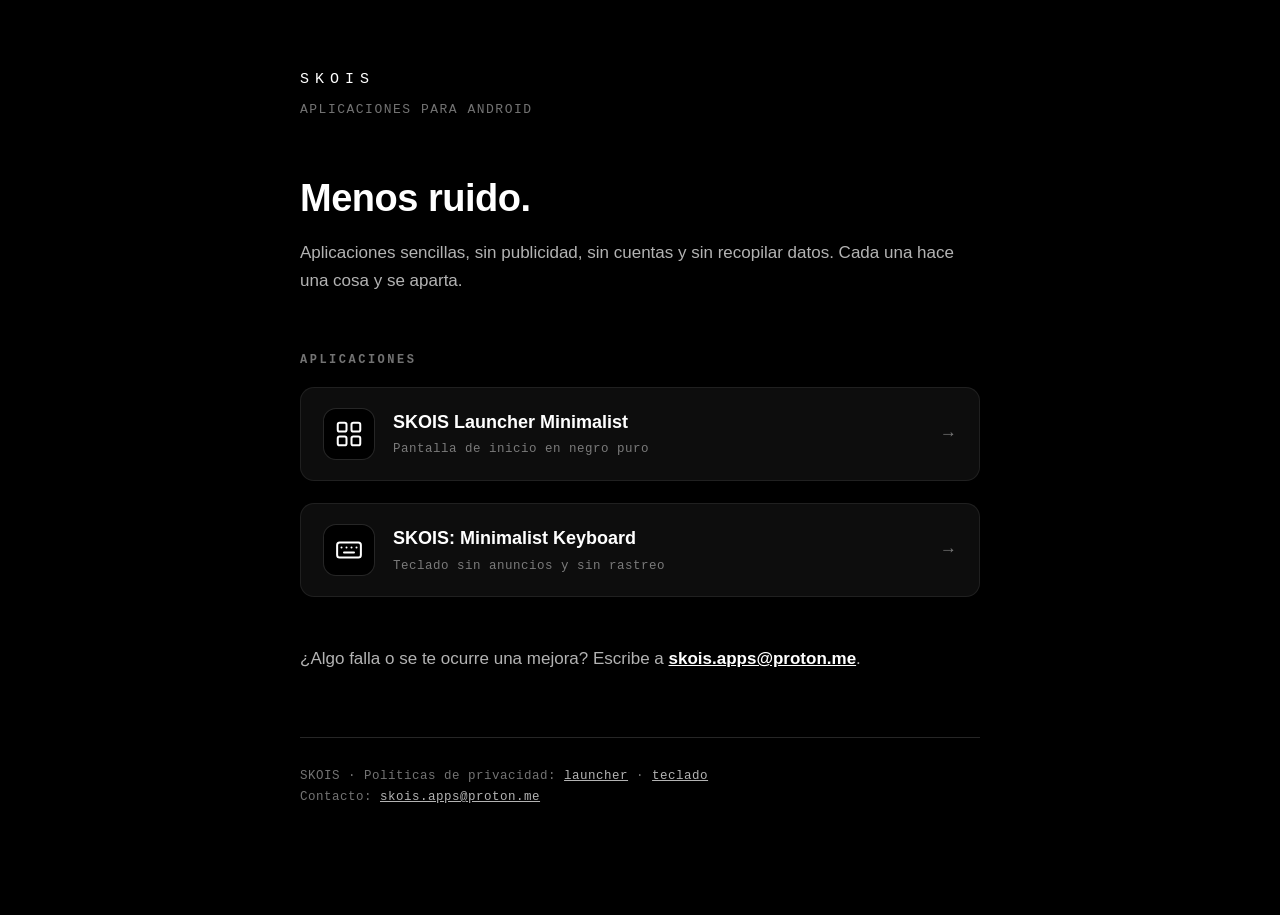
<file: index.html>
<!DOCTYPE html>
<html lang="es">
<head>
<meta charset="utf-8">
<meta name="viewport" content="width=device-width, initial-scale=1">
<title>SKOIS</title>
<meta name="description" content="Aplicaciones para Android: rápidas, sin publicidad y sin recopilar datos.">
<link rel="stylesheet" href="estilo.css">
</head>
<body>
<div class="envoltura">

  <span class="marca">SKOIS</span>
  <p class="lema">Aplicaciones para Android</p>

  <h1>Menos ruido.</h1>
  <p>Aplicaciones sencillas, sin publicidad, sin cuentas y sin recopilar
  datos. Cada una hace una cosa y se aparta.</p>

  <h2 class="seccion" style="margin-top:56px">Aplicaciones</h2>
  <ul class="apps">
    <li>
      <a class="app" href="launcher/">
        <span class="app-icono" aria-hidden="true">
          <svg viewBox="0 0 24 24" fill="none" stroke="#fff" stroke-width="1.6"
               stroke-linecap="round" stroke-linejoin="round">
            <rect x="3" y="3" width="7" height="7" rx="1.5"/>
            <rect x="14" y="3" width="7" height="7" rx="1.5"/>
            <rect x="3" y="14" width="7" height="7" rx="1.5"/>
            <rect x="14" y="14" width="7" height="7" rx="1.5"/>
          </svg>
        </span>
        <span>
          <p class="app-nombre">SKOIS Launcher Minimalist</p>
          <p class="app-nota">Pantalla de inicio en negro puro</p>
        </span>
        <span class="flecha" aria-hidden="true">→</span>
      </a>
    </li>
    <li>
      <a class="app" href="teclado/">
        <span class="app-icono" aria-hidden="true">
          <svg viewBox="0 0 24 24" fill="none" stroke="#fff" stroke-width="1.6"
               stroke-linecap="round" stroke-linejoin="round">
            <rect x="2.5" y="6" width="19" height="12" rx="2"/>
            <path d="M6 10h.01M10 10h.01M14 10h.01M18 10h.01M8 14h8"/>
          </svg>
        </span>
        <span>
          <p class="app-nombre">SKOIS: Minimalist Keyboard</p>
          <p class="app-nota">Teclado sin anuncios y sin rastreo</p>
        </span>
        <span class="flecha" aria-hidden="true">→</span>
      </a>
    </li>
  </ul>

  <p style="margin-top:40px">¿Algo falla o se te ocurre una mejora?
  Escribe a <strong><a href="mailto:skois.apps@proton.me">skois.apps@proton.me</a></strong>.</p>

  <hr>
  <p class="pie">
    SKOIS · Políticas de privacidad:
    <a href="launcher/privacidad.html">launcher</a> ·
    <a href="teclado/privacidad.html">teclado</a><br>
    Contacto: <a href="mailto:skois.apps@proton.me">skois.apps@proton.me</a>
  </p>

</div>
</body>
</html>
</file>
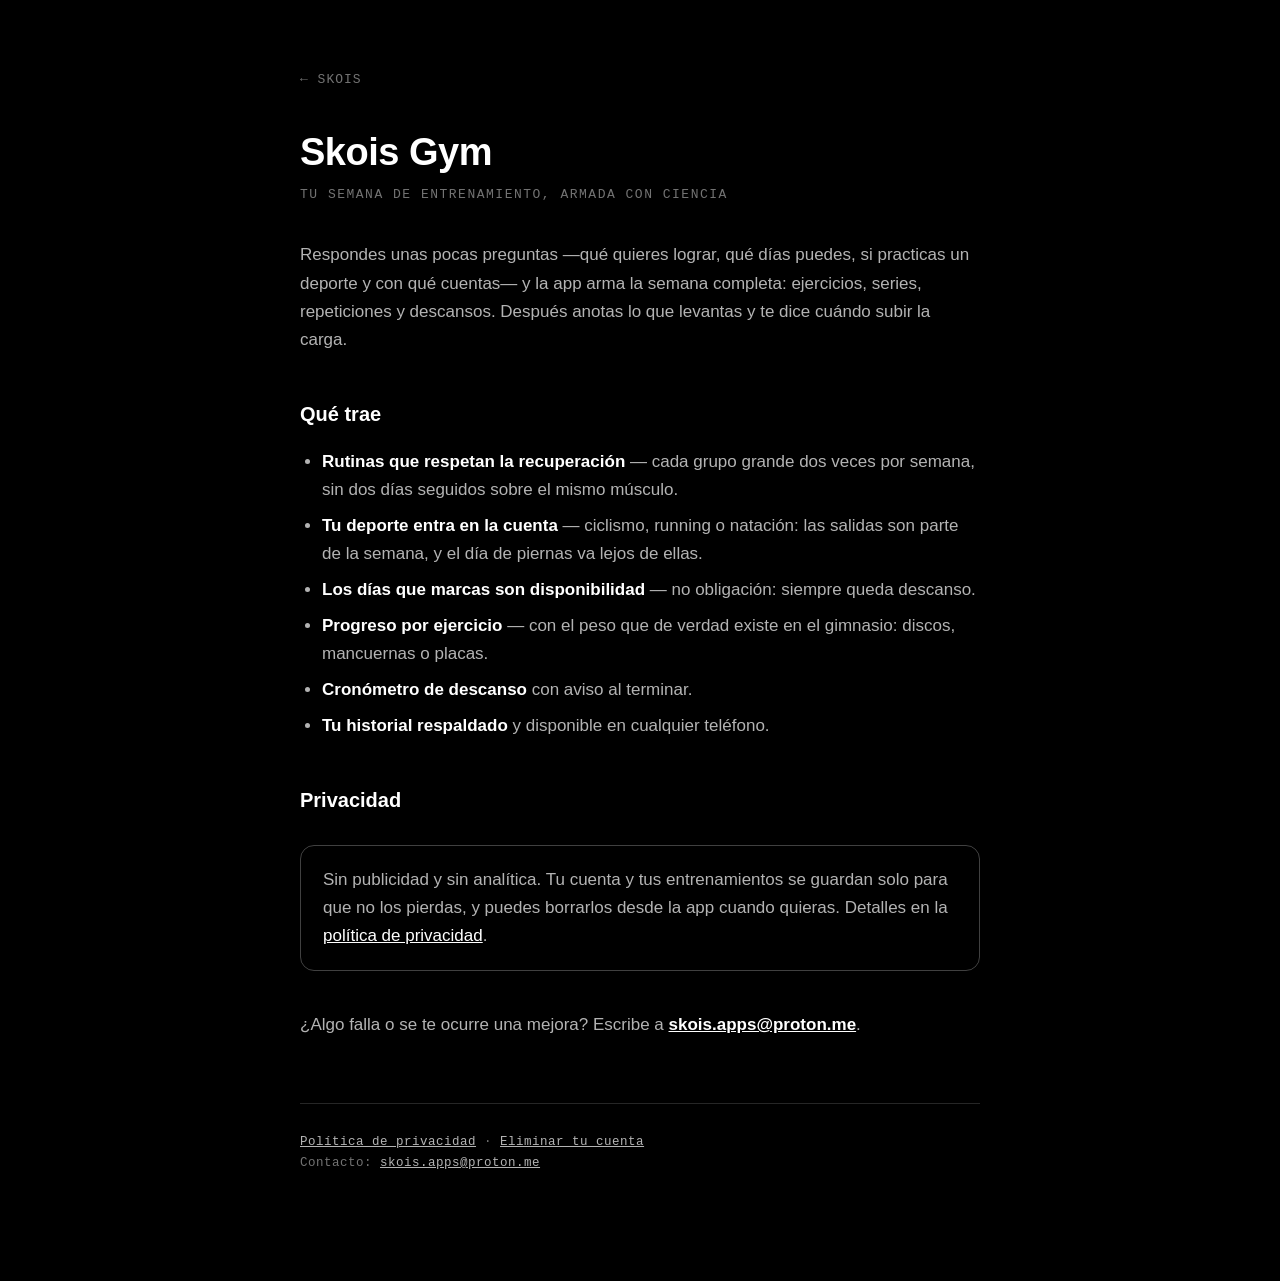
<file: gym/index.html>
<!DOCTYPE html>
<html lang="es">
<head>
<meta charset="utf-8">
<meta name="viewport" content="width=device-width, initial-scale=1">
<title>Skois Gym</title>
<meta name="description" content="Rutinas de gimnasio armadas con ciencia, que se adaptan a tus días y a tu deporte.">
<link rel="stylesheet" href="../estilo.css">
</head>
<body>
<div class="envoltura">

  <a class="volver" href="../">← SKOIS</a>

  <h1>Skois Gym</h1>
  <p class="lema" style="margin-bottom:36px">Tu semana de entrenamiento, armada con ciencia</p>

  <p>Respondes unas pocas preguntas —qué quieres lograr, qué días puedes, si
  practicas un deporte y con qué cuentas— y la app arma la semana completa:
  ejercicios, series, repeticiones y descansos. Después anotas lo que levantas
  y te dice cuándo subir la carga.</p>

  <h2>Qué trae</h2>
  <ul>
    <li><strong>Rutinas que respetan la recuperación</strong> — cada grupo
    grande dos veces por semana, sin dos días seguidos sobre el mismo
    músculo.</li>
    <li><strong>Tu deporte entra en la cuenta</strong> — ciclismo, running o
    natación: las salidas son parte de la semana, y el día de piernas va lejos
    de ellas.</li>
    <li><strong>Los días que marcas son disponibilidad</strong> — no
    obligación: siempre queda descanso.</li>
    <li><strong>Progreso por ejercicio</strong> — con el peso que de verdad
    existe en el gimnasio: discos, mancuernas o placas.</li>
    <li><strong>Cronómetro de descanso</strong> con aviso al terminar.</li>
    <li><strong>Tu historial respaldado</strong> y disponible en cualquier
    teléfono.</li>
  </ul>

  <h2>Privacidad</h2>
  <div class="destacado">
    <p>Sin publicidad y sin analítica. Tu cuenta y tus entrenamientos se guardan
    solo para que no los pierdas, y puedes borrarlos desde la app cuando quieras.
    Detalles en la <a href="privacidad.html">política de privacidad</a>.</p>
  </div>

  <p style="margin-top:40px">¿Algo falla o se te ocurre una mejora? Escribe a
  <strong><a href="mailto:skois.apps@proton.me">skois.apps@proton.me</a></strong>.</p>

  <hr>
  <p class="pie">
    <a href="privacidad.html">Política de privacidad</a> ·
    <a href="eliminar-cuenta.html">Eliminar tu cuenta</a><br>
    Contacto: <a href="mailto:skois.apps@proton.me">skois.apps@proton.me</a>
  </p>

</div>
</body>
</html>
</file>
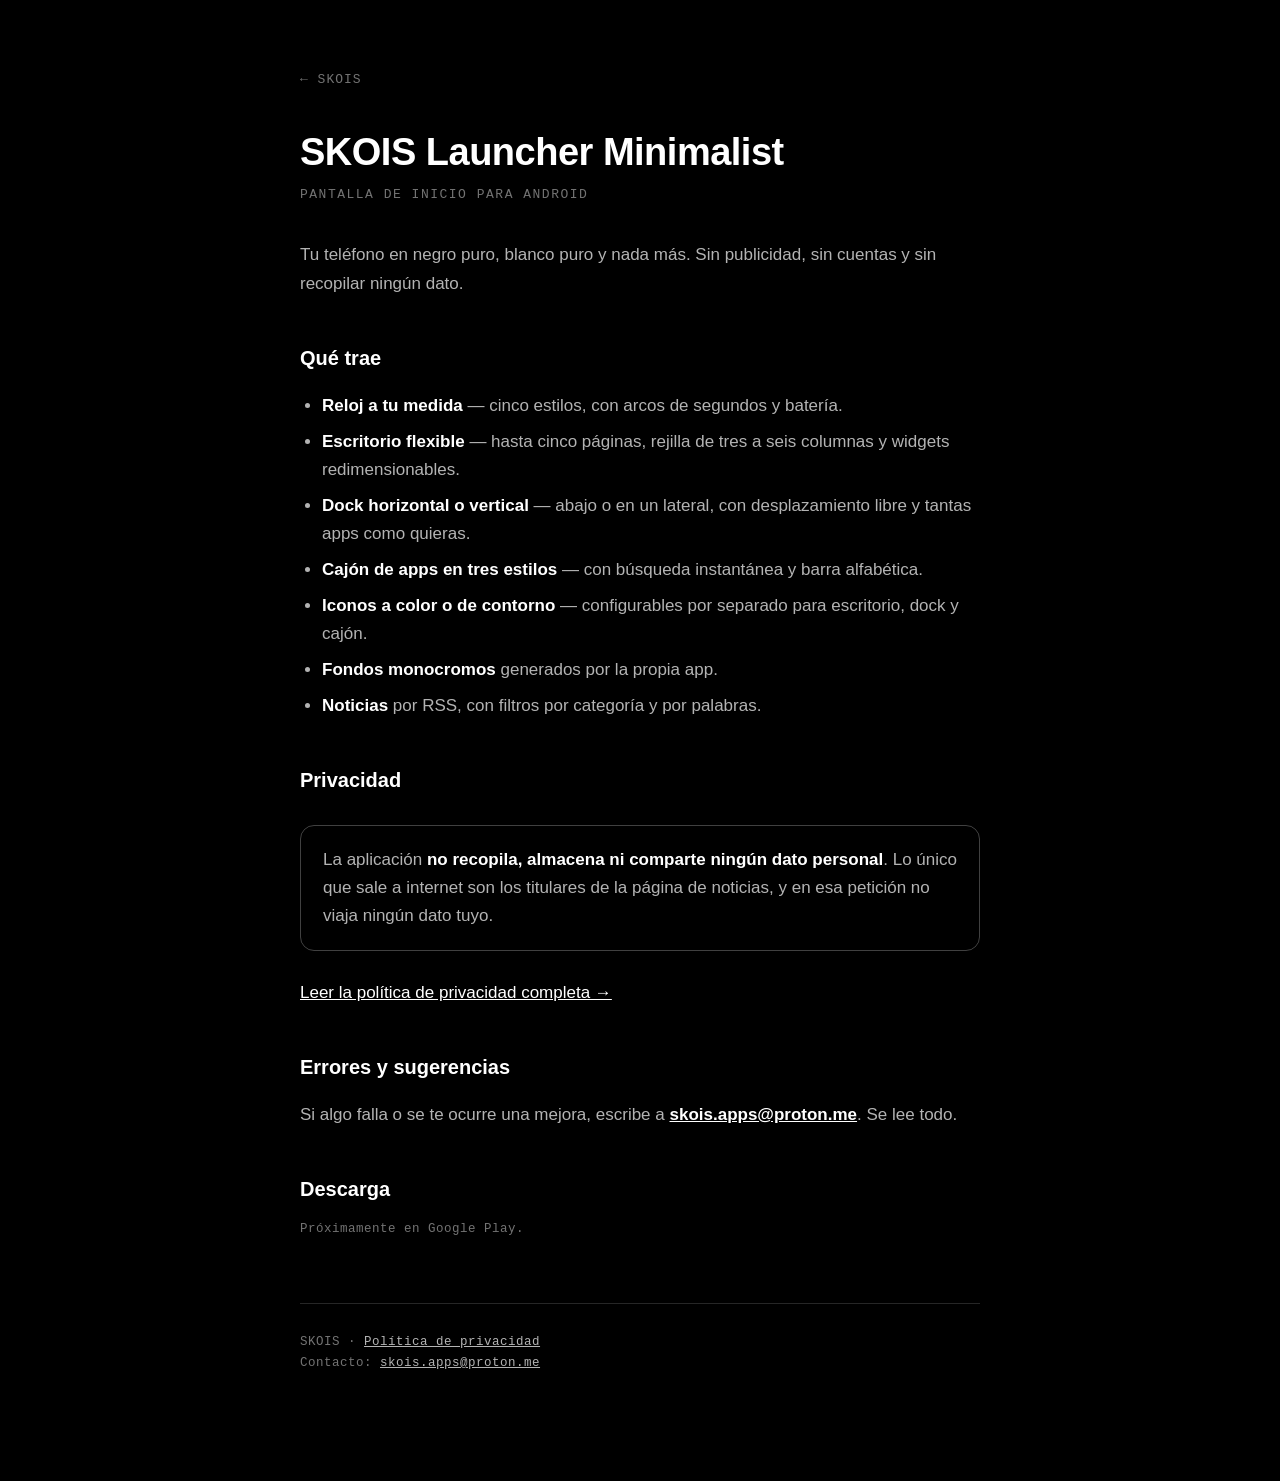
<file: launcher/index.html>
<!DOCTYPE html>
<html lang="es">
<head>
<meta charset="utf-8">
<meta name="viewport" content="width=device-width, initial-scale=1">
<title>SKOIS Launcher Minimalist</title>
<meta name="description" content="Launcher minimalista para Android: negro puro, sin publicidad y sin recopilar datos.">
<link rel="stylesheet" href="../estilo.css">
</head>
<body>
<div class="envoltura">

  <a class="volver" href="../">← SKOIS</a>

  <h1>SKOIS Launcher Minimalist</h1>
  <p class="lema" style="margin-bottom:36px">Pantalla de inicio para Android</p>

  <p>Tu teléfono en negro puro, blanco puro y nada más. Sin publicidad, sin
  cuentas y sin recopilar ningún dato.</p>

  <h2>Qué trae</h2>
  <ul>
    <li><strong>Reloj a tu medida</strong> — cinco estilos, con arcos de
    segundos y batería.</li>
    <li><strong>Escritorio flexible</strong> — hasta cinco páginas, rejilla de
    tres a seis columnas y widgets redimensionables.</li>
    <li><strong>Dock horizontal o vertical</strong> — abajo o en un lateral,
    con desplazamiento libre y tantas apps como quieras.</li>
    <li><strong>Cajón de apps en tres estilos</strong> — con búsqueda instantánea
    y barra alfabética.</li>
    <li><strong>Iconos a color o de contorno</strong> — configurables por
    separado para escritorio, dock y cajón.</li>
    <li><strong>Fondos monocromos</strong> generados por la propia app.</li>
    <li><strong>Noticias</strong> por RSS, con filtros por categoría y por
    palabras.</li>
  </ul>

  <h2>Privacidad</h2>
  <div class="destacado">
    <p>La aplicación <strong>no recopila, almacena ni comparte ningún dato
    personal</strong>. Lo único que sale a internet son los titulares de la
    página de noticias, y en esa petición no viaja ningún dato tuyo.</p>
  </div>
  <p><a href="privacidad.html">Leer la política de privacidad completa →</a></p>

  <h2>Errores y sugerencias</h2>
  <p>Si algo falla o se te ocurre una mejora, escribe a <strong><a href="mailto:skois.apps@proton.me">skois.apps@proton.me</a></strong>.
  Se lee todo.</p>

  <h2>Descarga</h2>
  <p class="pie">Próximamente en Google Play.</p>

  <hr>
  <p class="pie">
    SKOIS · <a href="privacidad.html">Política de privacidad</a><br>
    Contacto: <a href="mailto:skois.apps@proton.me">skois.apps@proton.me</a>
  </p>

</div>
</body>
</html>
</file>
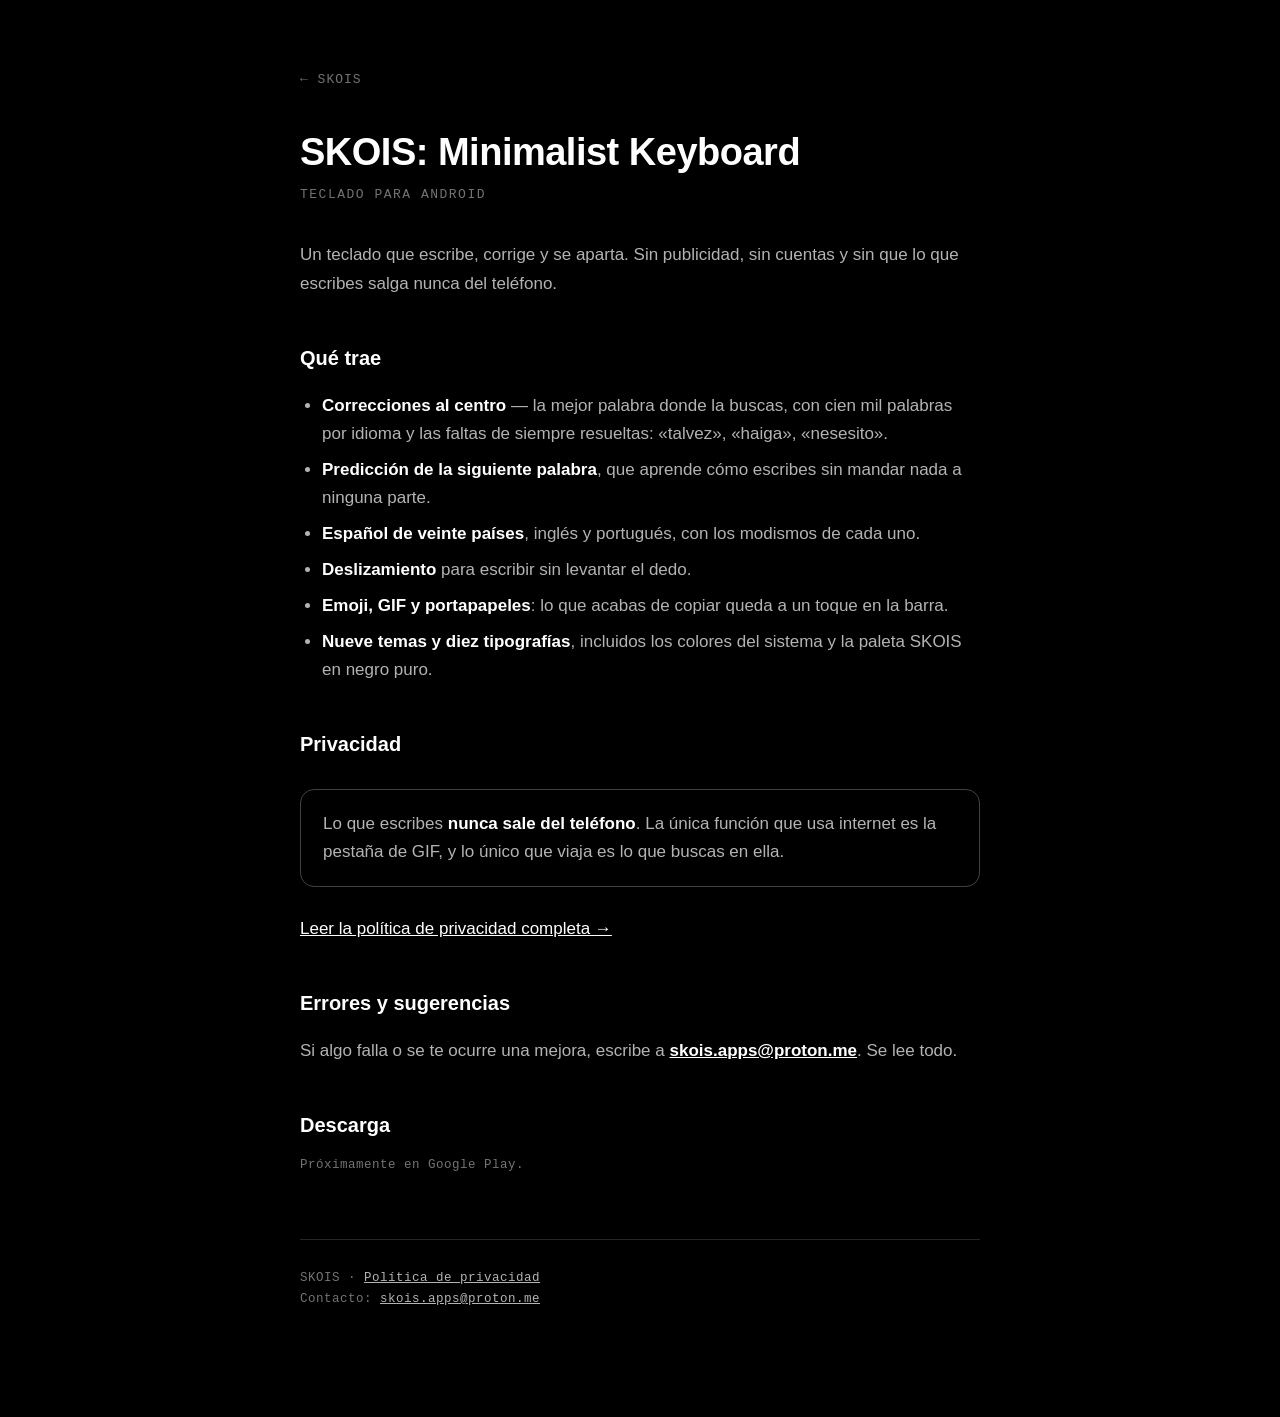
<file: teclado/index.html>
<!DOCTYPE html>
<html lang="es">
<head>
<meta charset="utf-8">
<meta name="viewport" content="width=device-width, initial-scale=1">
<title>SKOIS: Minimalist Keyboard</title>
<meta name="description" content="Teclado minimalista para Android: sin publicidad, sin cuentas y sin que lo que escribes salga del teléfono.">
<link rel="stylesheet" href="../estilo.css">
</head>
<body>
<div class="envoltura">

  <a class="volver" href="../">← SKOIS</a>

  <h1>SKOIS: Minimalist Keyboard</h1>
  <p class="lema" style="margin-bottom:36px">Teclado para Android</p>

  <p>Un teclado que escribe, corrige y se aparta. Sin publicidad, sin cuentas
  y sin que lo que escribes salga nunca del teléfono.</p>

  <h2>Qué trae</h2>
  <ul>
    <li><strong>Correcciones al centro</strong> — la mejor palabra donde la
    buscas, con cien mil palabras por idioma y las faltas de siempre
    resueltas: «talvez», «haiga», «nesesito».</li>
    <li><strong>Predicción de la siguiente palabra</strong>, que aprende cómo
    escribes sin mandar nada a ninguna parte.</li>
    <li><strong>Español de veinte países</strong>, inglés y portugués, con los
    modismos de cada uno.</li>
    <li><strong>Deslizamiento</strong> para escribir sin levantar el dedo.</li>
    <li><strong>Emoji, GIF y portapapeles</strong>: lo que acabas de copiar
    queda a un toque en la barra.</li>
    <li><strong>Nueve temas y diez tipografías</strong>, incluidos los colores
    del sistema y la paleta SKOIS en negro puro.</li>
  </ul>

  <h2>Privacidad</h2>
  <div class="destacado">
    <p>Lo que escribes <strong>nunca sale del teléfono</strong>. La única
    función que usa internet es la pestaña de GIF, y lo único que viaja es lo
    que buscas en ella.</p>
  </div>
  <p><a href="privacidad.html">Leer la política de privacidad completa →</a></p>

  <h2>Errores y sugerencias</h2>
  <p>Si algo falla o se te ocurre una mejora, escribe a <strong><a href="mailto:skois.apps@proton.me">skois.apps@proton.me</a></strong>.
  Se lee todo.</p>

  <h2>Descarga</h2>
  <p class="pie">Próximamente en Google Play.</p>

  <hr>
  <p class="pie">
    SKOIS · <a href="privacidad.html">Política de privacidad</a><br>
    Contacto: <a href="mailto:skois.apps@proton.me">skois.apps@proton.me</a>
  </p>

</div>
</body>
</html>
</file>
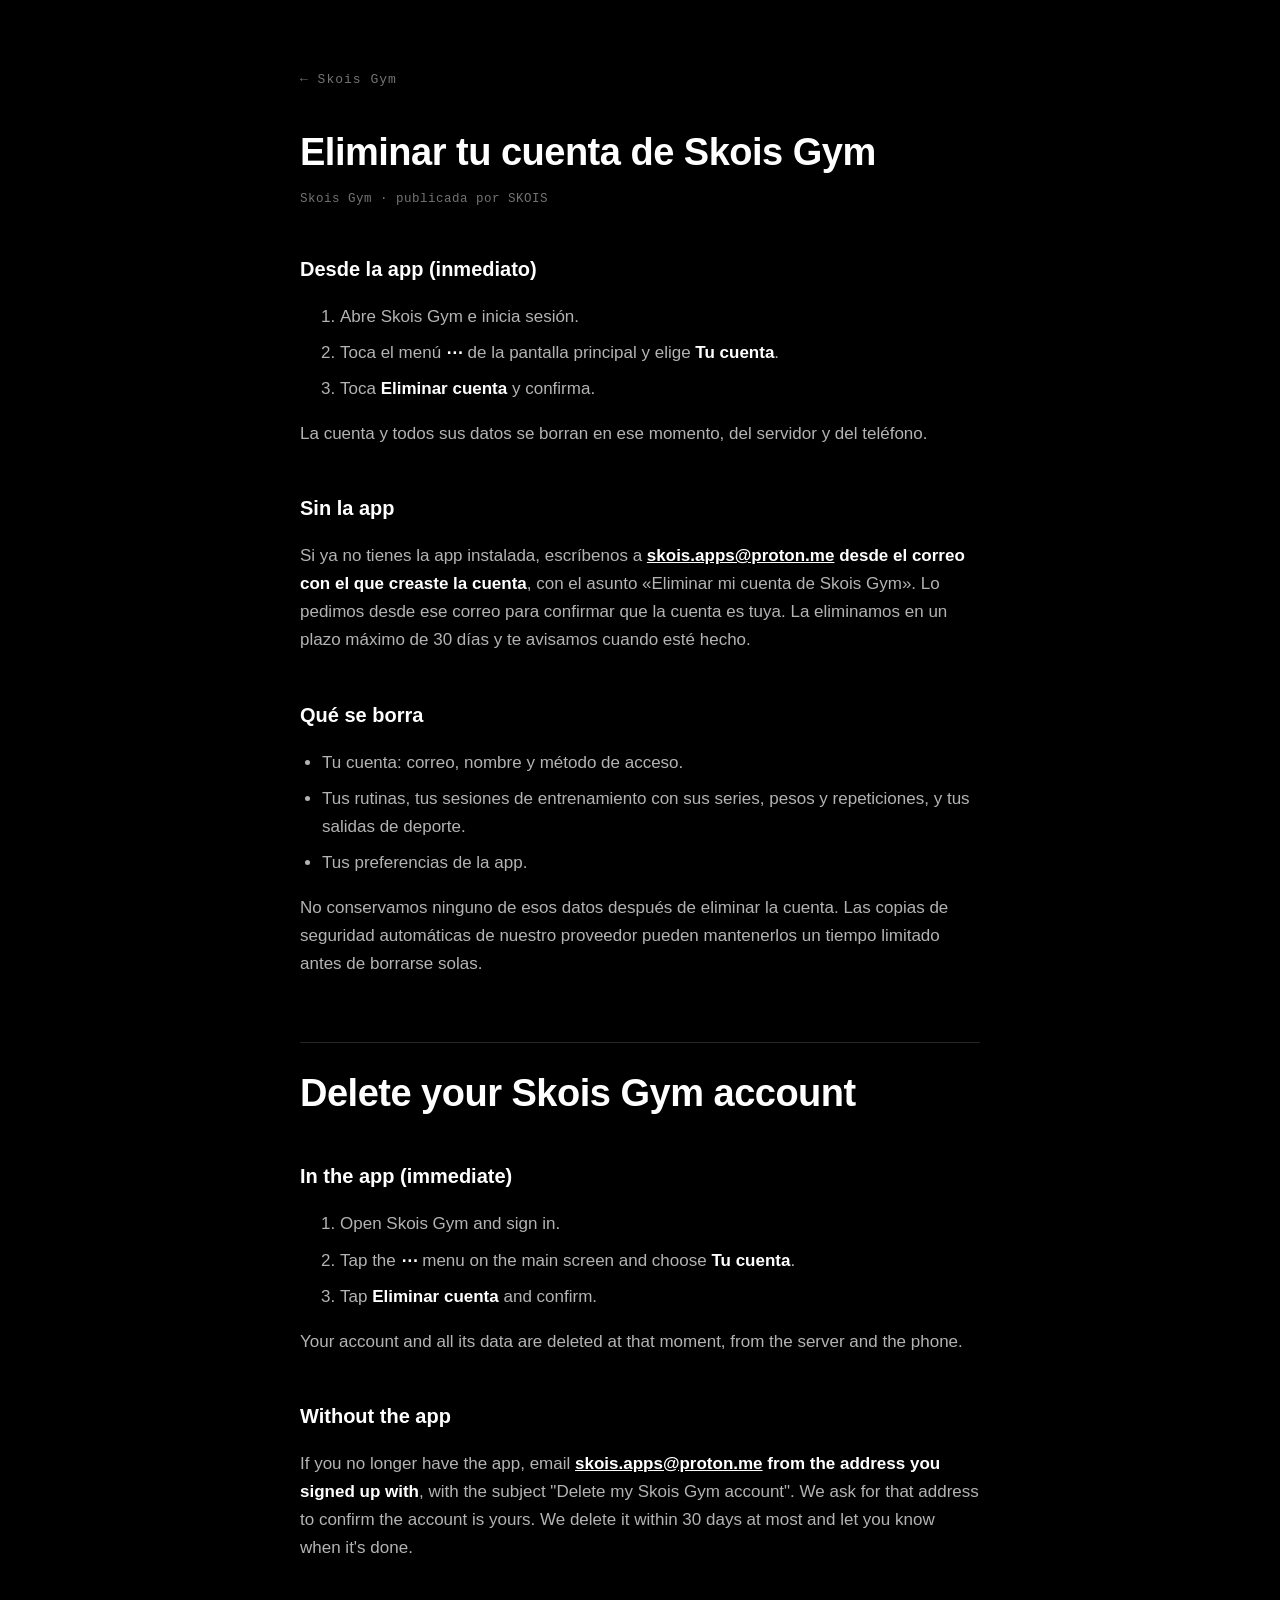
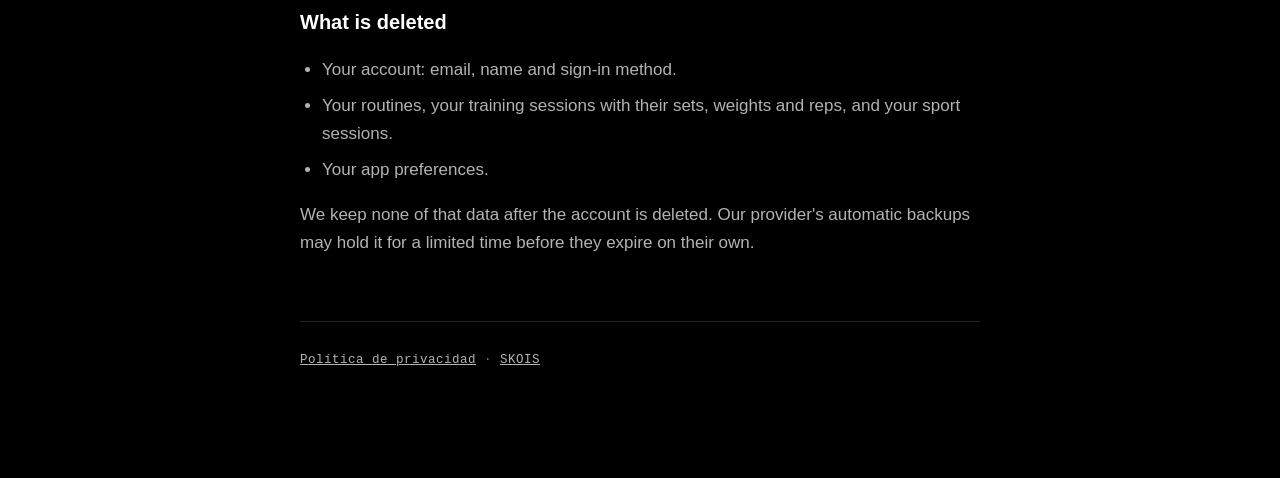
<file: gym/eliminar-cuenta.html>
<!DOCTYPE html>
<html lang="es">
<head>
<meta charset="utf-8">
<meta name="viewport" content="width=device-width, initial-scale=1">
<title>Eliminar tu cuenta · Skois Gym</title>
<meta name="description" content="Cómo eliminar tu cuenta de Skois Gym y todos tus datos.">
<link rel="stylesheet" href="../estilo.css">
</head>
<body>
<div class="envoltura">

  <a class="volver" href="./">← Skois Gym</a>

  <h1>Eliminar tu cuenta de Skois Gym</h1>
  <p class="pie">Skois Gym · publicada por SKOIS</p>

  <h2>Desde la app (inmediato)</h2>
  <ol>
    <li>Abre Skois Gym e inicia sesión.</li>
    <li>Toca el menú <strong>⋯</strong> de la pantalla principal y elige
    <strong>Tu cuenta</strong>.</li>
    <li>Toca <strong>Eliminar cuenta</strong> y confirma.</li>
  </ol>
  <p>La cuenta y todos sus datos se borran en ese momento, del servidor y del
  teléfono.</p>

  <h2>Sin la app</h2>
  <p>Si ya no tienes la app instalada, escríbenos a
  <strong><a href="mailto:skois.apps@proton.me?subject=Eliminar%20mi%20cuenta%20de%20Skois%20Gym">skois.apps@proton.me</a></strong>
  <strong>desde el correo con el que creaste la cuenta</strong>, con el asunto
  «Eliminar mi cuenta de Skois Gym». Lo pedimos desde ese correo para confirmar
  que la cuenta es tuya. La eliminamos en un plazo máximo de 30 días y te
  avisamos cuando esté hecho.</p>

  <h2>Qué se borra</h2>
  <ul>
    <li>Tu cuenta: correo, nombre y método de acceso.</li>
    <li>Tus rutinas, tus sesiones de entrenamiento con sus series, pesos y
    repeticiones, y tus salidas de deporte.</li>
    <li>Tus preferencias de la app.</li>
  </ul>
  <p>No conservamos ninguno de esos datos después de eliminar la cuenta. Las
  copias de seguridad automáticas de nuestro proveedor pueden mantenerlos un
  tiempo limitado antes de borrarse solas.</p>

  <hr>

  <h1>Delete your Skois Gym account</h1>

  <h2>In the app (immediate)</h2>
  <ol>
    <li>Open Skois Gym and sign in.</li>
    <li>Tap the <strong>⋯</strong> menu on the main screen and choose
    <strong>Tu cuenta</strong>.</li>
    <li>Tap <strong>Eliminar cuenta</strong> and confirm.</li>
  </ol>
  <p>Your account and all its data are deleted at that moment, from the server
  and the phone.</p>

  <h2>Without the app</h2>
  <p>If you no longer have the app, email
  <strong><a href="mailto:skois.apps@proton.me?subject=Delete%20my%20Skois%20Gym%20account">skois.apps@proton.me</a></strong>
  <strong>from the address you signed up with</strong>, with the subject
  "Delete my Skois Gym account". We ask for that address to confirm the account
  is yours. We delete it within 30 days at most and let you know when it's
  done.</p>

  <h2>What is deleted</h2>
  <ul>
    <li>Your account: email, name and sign-in method.</li>
    <li>Your routines, your training sessions with their sets, weights and reps,
    and your sport sessions.</li>
    <li>Your app preferences.</li>
  </ul>
  <p>We keep none of that data after the account is deleted. Our provider's
  automatic backups may hold it for a limited time before they expire on their
  own.</p>

  <hr>
  <p class="pie"><a href="privacidad.html">Política de privacidad</a> ·
  <a href="../">SKOIS</a></p>

</div>
</body>
</html>
</file>
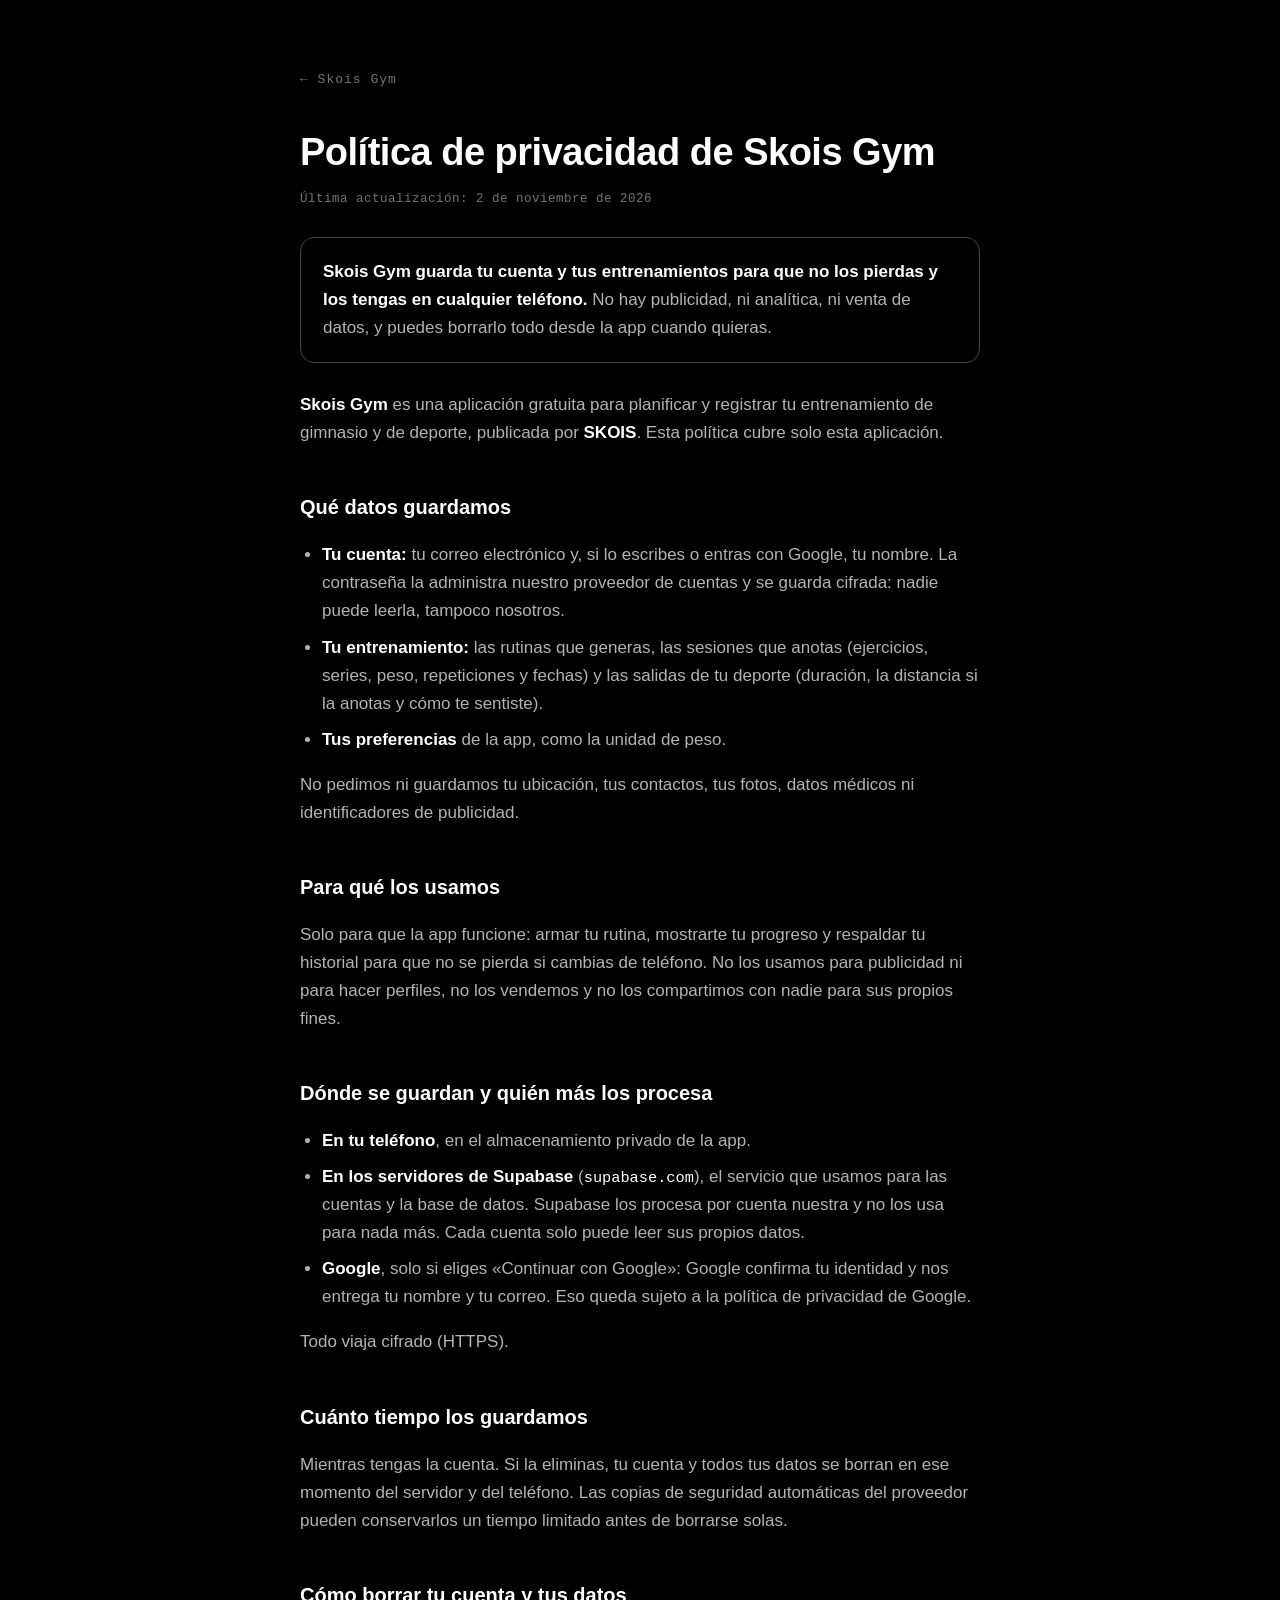
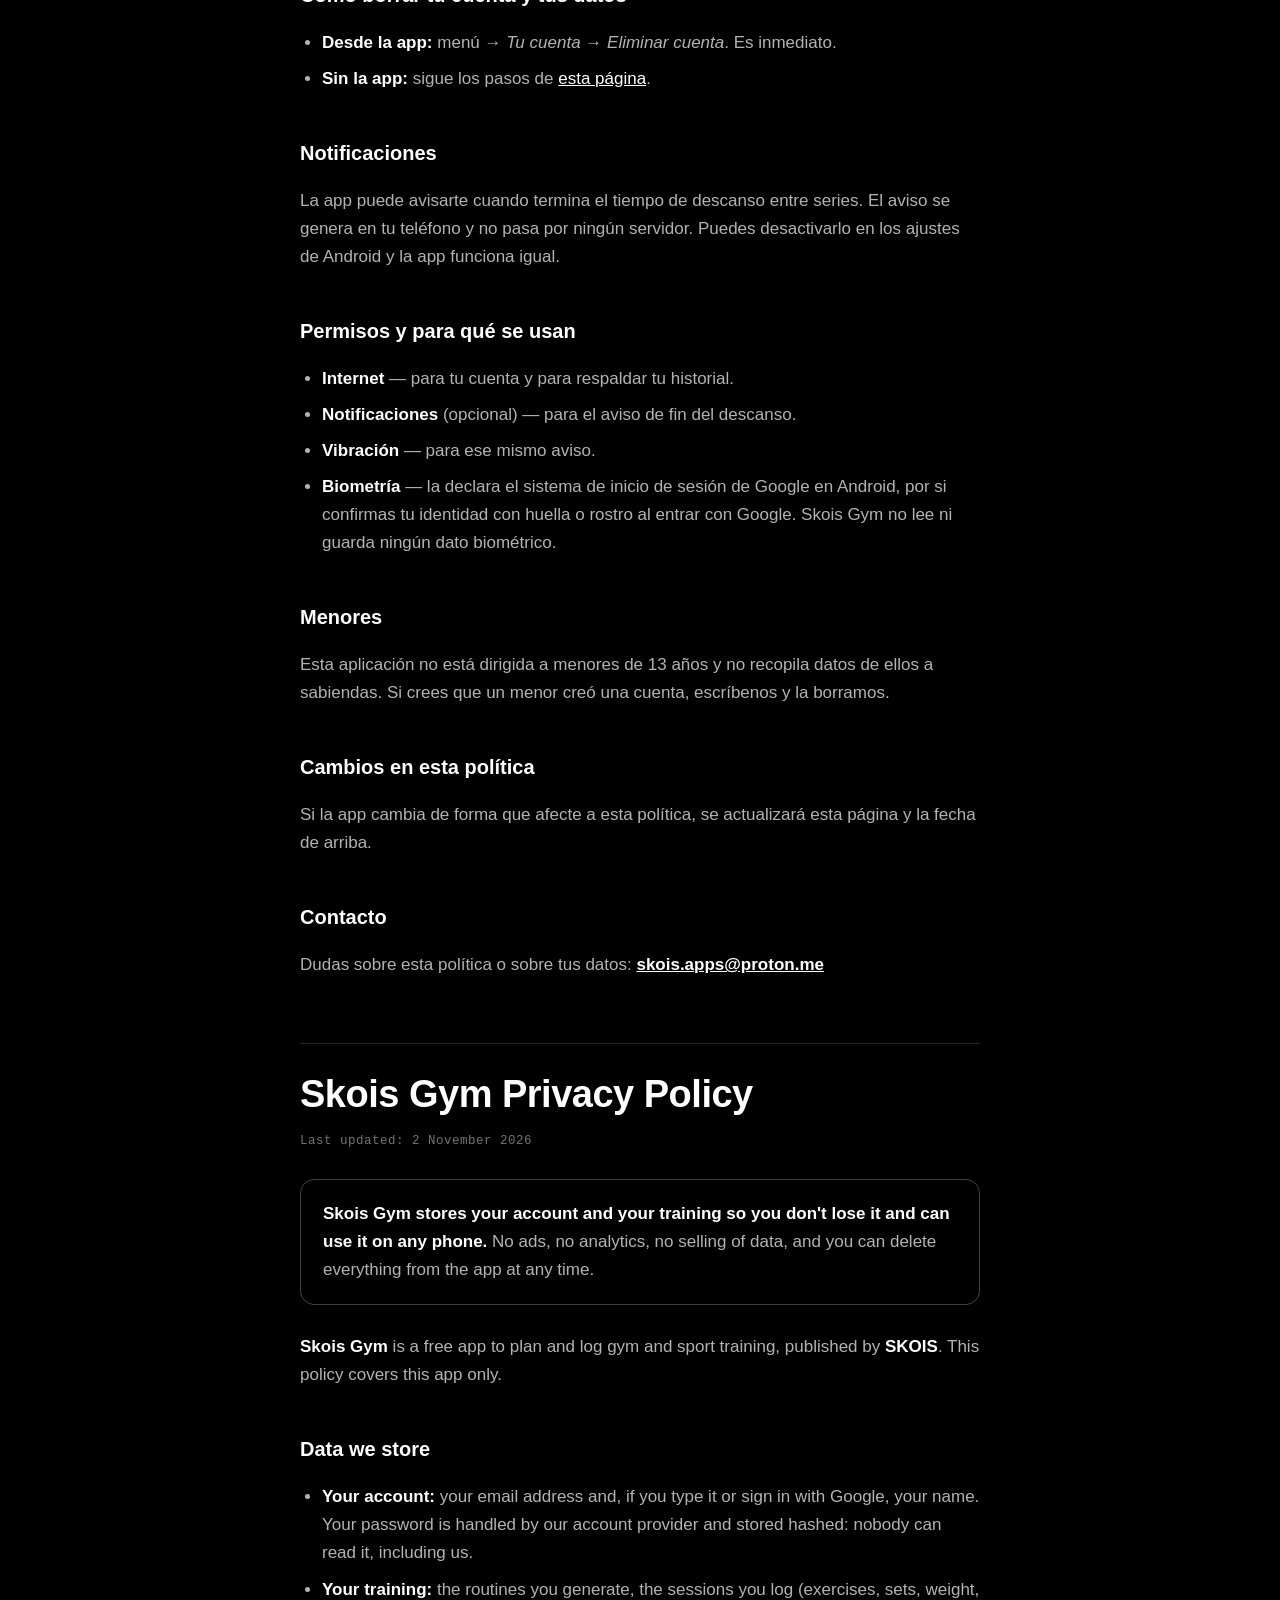
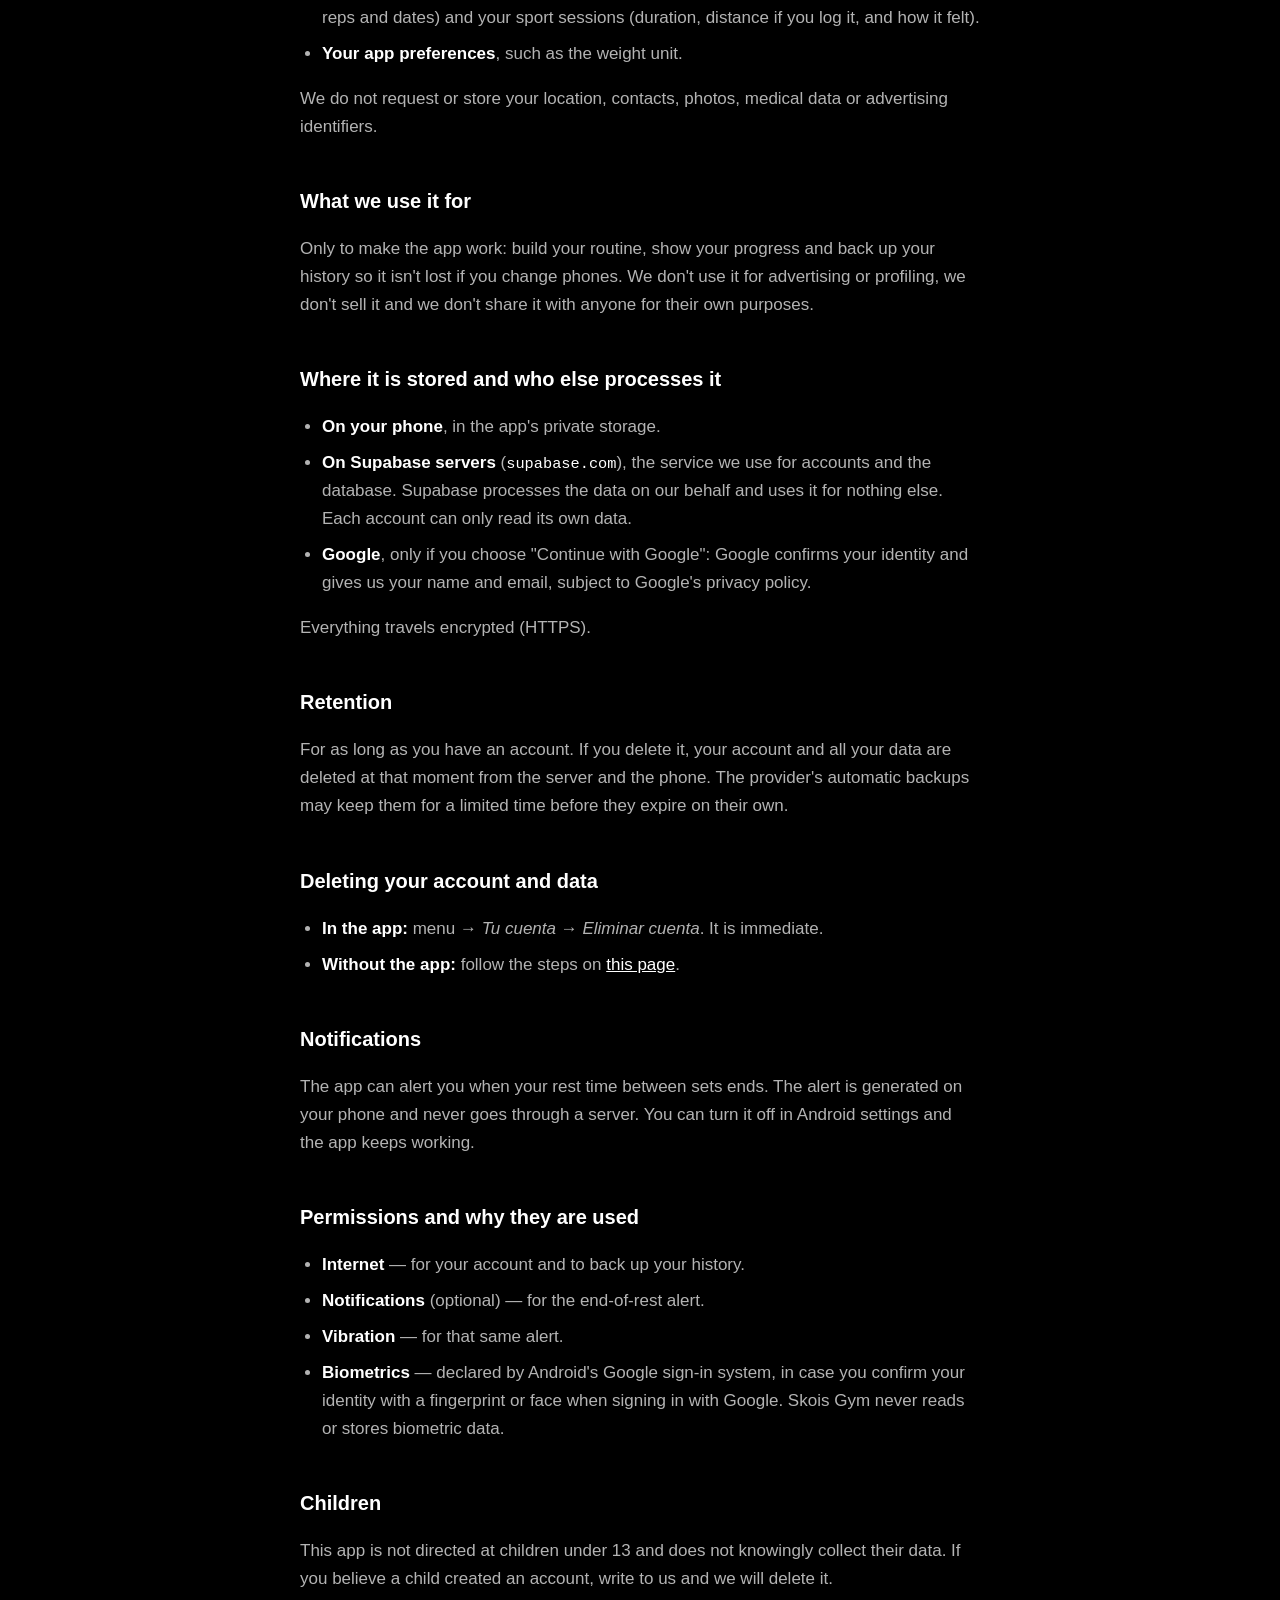
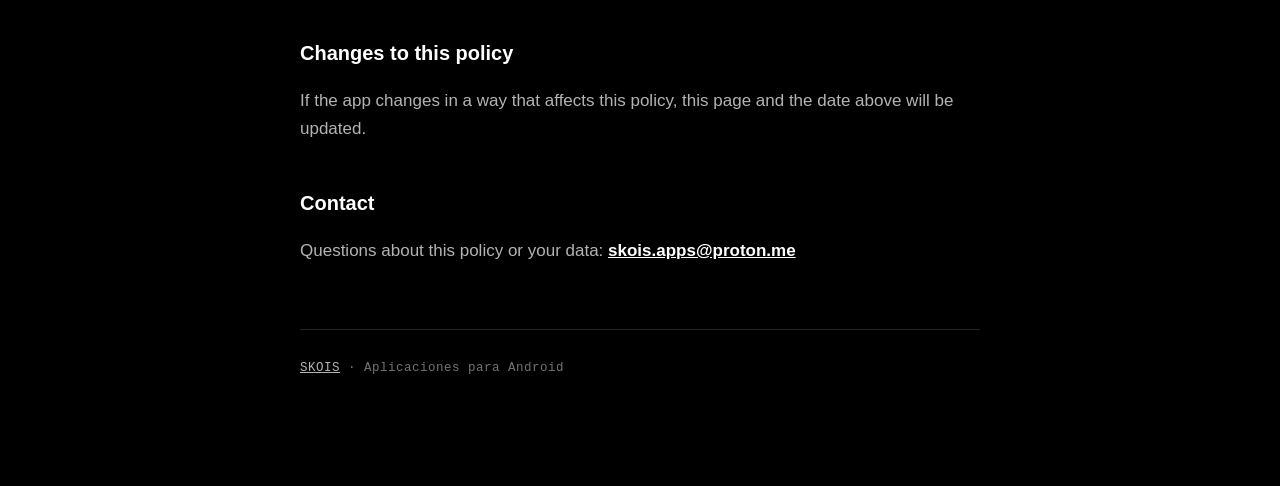
<file: gym/privacidad.html>
<!DOCTYPE html>
<html lang="es">
<head>
<meta charset="utf-8">
<meta name="viewport" content="width=device-width, initial-scale=1">
<title>Política de privacidad · Skois Gym</title>
<meta name="description" content="Qué datos guarda Skois Gym, para qué, dónde y cómo borrarlos.">
<link rel="stylesheet" href="../estilo.css">
</head>
<body>
<div class="envoltura">

  <a class="volver" href="./">← Skois Gym</a>

  <h1>Política de privacidad de Skois Gym</h1>
  <p class="pie">Última actualización: 2 de noviembre de 2026</p>

  <div class="destacado">
    <p><strong>Skois Gym guarda tu cuenta y tus entrenamientos para que no los
    pierdas y los tengas en cualquier teléfono.</strong> No hay publicidad, ni
    analítica, ni venta de datos, y puedes borrarlo todo desde la app cuando
    quieras.</p>
  </div>

  <p><strong>Skois Gym</strong> es una aplicación gratuita para planificar y
  registrar tu entrenamiento de gimnasio y de deporte, publicada por
  <strong>SKOIS</strong>. Esta política cubre solo esta aplicación.</p>

  <h2>Qué datos guardamos</h2>
  <ul>
    <li><strong>Tu cuenta:</strong> tu correo electrónico y, si lo escribes o
    entras con Google, tu nombre. La contraseña la administra nuestro proveedor
    de cuentas y se guarda cifrada: nadie puede leerla, tampoco nosotros.</li>
    <li><strong>Tu entrenamiento:</strong> las rutinas que generas, las sesiones
    que anotas (ejercicios, series, peso, repeticiones y fechas) y las salidas de
    tu deporte (duración, la distancia si la anotas y cómo te sentiste).</li>
    <li><strong>Tus preferencias</strong> de la app, como la unidad de peso.</li>
  </ul>
  <p>No pedimos ni guardamos tu ubicación, tus contactos, tus fotos, datos
  médicos ni identificadores de publicidad.</p>

  <h2>Para qué los usamos</h2>
  <p>Solo para que la app funcione: armar tu rutina, mostrarte tu progreso y
  respaldar tu historial para que no se pierda si cambias de teléfono. No los
  usamos para publicidad ni para hacer perfiles, no los vendemos y no los
  compartimos con nadie para sus propios fines.</p>

  <h2>Dónde se guardan y quién más los procesa</h2>
  <ul>
    <li><strong>En tu teléfono</strong>, en el almacenamiento privado de la
    app.</li>
    <li><strong>En los servidores de Supabase</strong>
    (<code>supabase.com</code>), el servicio que usamos para las cuentas y la
    base de datos. Supabase los procesa por cuenta nuestra y no los usa para nada
    más. Cada cuenta solo puede leer sus propios datos.</li>
    <li><strong>Google</strong>, solo si eliges «Continuar con Google»: Google
    confirma tu identidad y nos entrega tu nombre y tu correo. Eso queda sujeto a
    la política de privacidad de Google.</li>
  </ul>
  <p>Todo viaja cifrado (HTTPS).</p>

  <h2>Cuánto tiempo los guardamos</h2>
  <p>Mientras tengas la cuenta. Si la eliminas, tu cuenta y todos tus datos se
  borran en ese momento del servidor y del teléfono. Las copias de seguridad
  automáticas del proveedor pueden conservarlos un tiempo limitado antes de
  borrarse solas.</p>

  <h2>Cómo borrar tu cuenta y tus datos</h2>
  <ul>
    <li><strong>Desde la app:</strong> menú → <em>Tu cuenta</em> →
    <em>Eliminar cuenta</em>. Es inmediato.</li>
    <li><strong>Sin la app:</strong> sigue los pasos de
    <a href="eliminar-cuenta.html">esta página</a>.</li>
  </ul>

  <h2>Notificaciones</h2>
  <p>La app puede avisarte cuando termina el tiempo de descanso entre series.
  El aviso se genera en tu teléfono y no pasa por ningún servidor. Puedes
  desactivarlo en los ajustes de Android y la app funciona igual.</p>

  <h2>Permisos y para qué se usan</h2>
  <ul>
    <li><strong>Internet</strong> — para tu cuenta y para respaldar tu
    historial.</li>
    <li><strong>Notificaciones</strong> (opcional) — para el aviso de fin del
    descanso.</li>
    <li><strong>Vibración</strong> — para ese mismo aviso.</li>
    <li><strong>Biometría</strong> — la declara el sistema de inicio de sesión
    de Google en Android, por si confirmas tu identidad con huella o rostro al
    entrar con Google. Skois Gym no lee ni guarda ningún dato biométrico.</li>
  </ul>

  <h2>Menores</h2>
  <p>Esta aplicación no está dirigida a menores de 13 años y no recopila datos
  de ellos a sabiendas. Si crees que un menor creó una cuenta, escríbenos y la
  borramos.</p>

  <h2>Cambios en esta política</h2>
  <p>Si la app cambia de forma que afecte a esta política, se actualizará esta
  página y la fecha de arriba.</p>

  <h2>Contacto</h2>
  <p>Dudas sobre esta política o sobre tus datos:
  <strong><a href="mailto:skois.apps@proton.me">skois.apps@proton.me</a></strong></p>

  <hr>

  <h1>Skois Gym Privacy Policy</h1>
  <p class="pie">Last updated: 2 November 2026</p>

  <div class="destacado">
    <p><strong>Skois Gym stores your account and your training so you don't lose
    it and can use it on any phone.</strong> No ads, no analytics, no selling of
    data, and you can delete everything from the app at any time.</p>
  </div>

  <p><strong>Skois Gym</strong> is a free app to plan and log gym and sport
  training, published by <strong>SKOIS</strong>. This policy covers this app
  only.</p>

  <h2>Data we store</h2>
  <ul>
    <li><strong>Your account:</strong> your email address and, if you type it or
    sign in with Google, your name. Your password is handled by our account
    provider and stored hashed: nobody can read it, including us.</li>
    <li><strong>Your training:</strong> the routines you generate, the sessions
    you log (exercises, sets, weight, reps and dates) and your sport sessions
    (duration, distance if you log it, and how it felt).</li>
    <li><strong>Your app preferences</strong>, such as the weight unit.</li>
  </ul>
  <p>We do not request or store your location, contacts, photos, medical data or
  advertising identifiers.</p>

  <h2>What we use it for</h2>
  <p>Only to make the app work: build your routine, show your progress and back
  up your history so it isn't lost if you change phones. We don't use it for
  advertising or profiling, we don't sell it and we don't share it with anyone
  for their own purposes.</p>

  <h2>Where it is stored and who else processes it</h2>
  <ul>
    <li><strong>On your phone</strong>, in the app's private storage.</li>
    <li><strong>On Supabase servers</strong> (<code>supabase.com</code>), the
    service we use for accounts and the database. Supabase processes the data on
    our behalf and uses it for nothing else. Each account can only read its own
    data.</li>
    <li><strong>Google</strong>, only if you choose "Continue with Google": Google
    confirms your identity and gives us your name and email, subject to Google's
    privacy policy.</li>
  </ul>
  <p>Everything travels encrypted (HTTPS).</p>

  <h2>Retention</h2>
  <p>For as long as you have an account. If you delete it, your account and all
  your data are deleted at that moment from the server and the phone. The
  provider's automatic backups may keep them for a limited time before they
  expire on their own.</p>

  <h2>Deleting your account and data</h2>
  <ul>
    <li><strong>In the app:</strong> menu → <em>Tu cuenta</em> →
    <em>Eliminar cuenta</em>. It is immediate.</li>
    <li><strong>Without the app:</strong> follow the steps on
    <a href="eliminar-cuenta.html">this page</a>.</li>
  </ul>

  <h2>Notifications</h2>
  <p>The app can alert you when your rest time between sets ends. The alert is
  generated on your phone and never goes through a server. You can turn it off
  in Android settings and the app keeps working.</p>

  <h2>Permissions and why they are used</h2>
  <ul>
    <li><strong>Internet</strong> — for your account and to back up your
    history.</li>
    <li><strong>Notifications</strong> (optional) — for the end-of-rest
    alert.</li>
    <li><strong>Vibration</strong> — for that same alert.</li>
    <li><strong>Biometrics</strong> — declared by Android's Google sign-in
    system, in case you confirm your identity with a fingerprint or face when
    signing in with Google. Skois Gym never reads or stores biometric data.</li>
  </ul>

  <h2>Children</h2>
  <p>This app is not directed at children under 13 and does not knowingly
  collect their data. If you believe a child created an account, write to us and
  we will delete it.</p>

  <h2>Changes to this policy</h2>
  <p>If the app changes in a way that affects this policy, this page and the
  date above will be updated.</p>

  <h2>Contact</h2>
  <p>Questions about this policy or your data:
  <strong><a href="mailto:skois.apps@proton.me">skois.apps@proton.me</a></strong></p>

  <hr>
  <p class="pie"><a href="../">SKOIS</a> · Aplicaciones para Android</p>

</div>
</body>
</html>
</file>
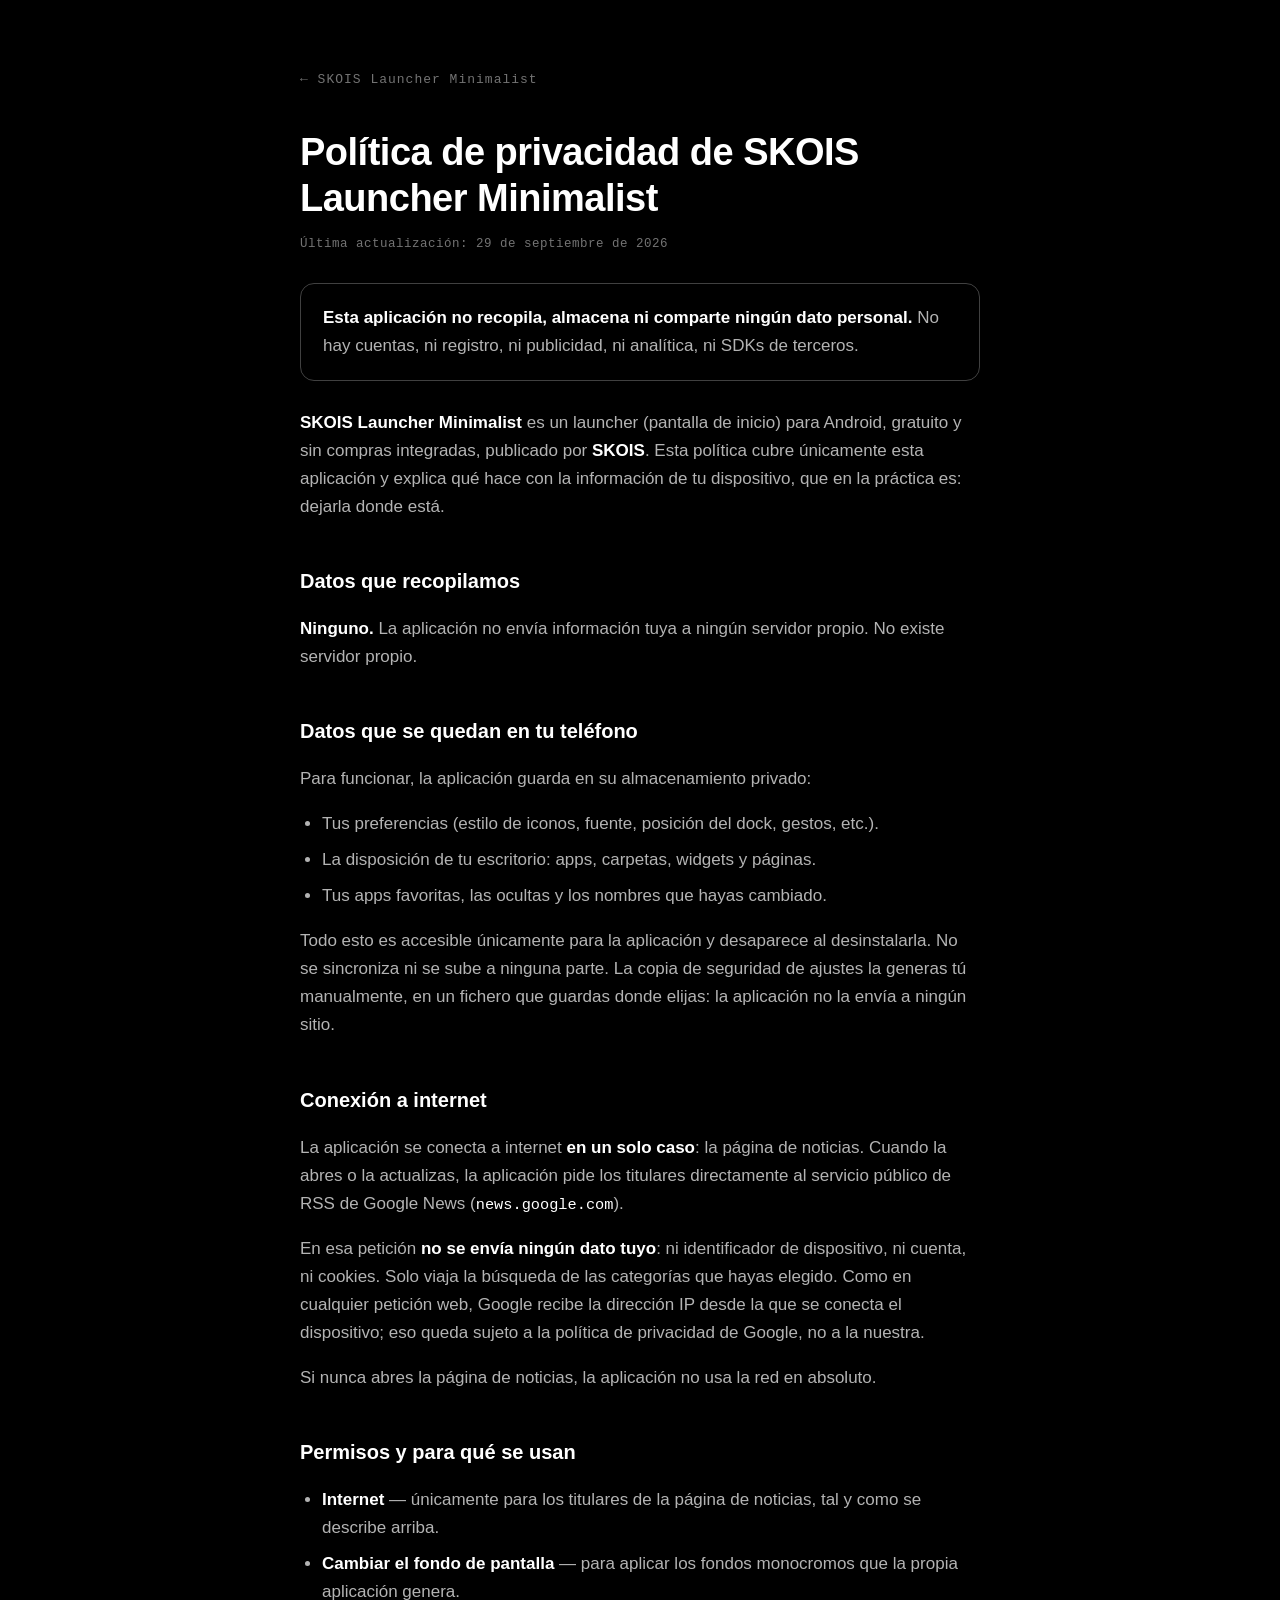
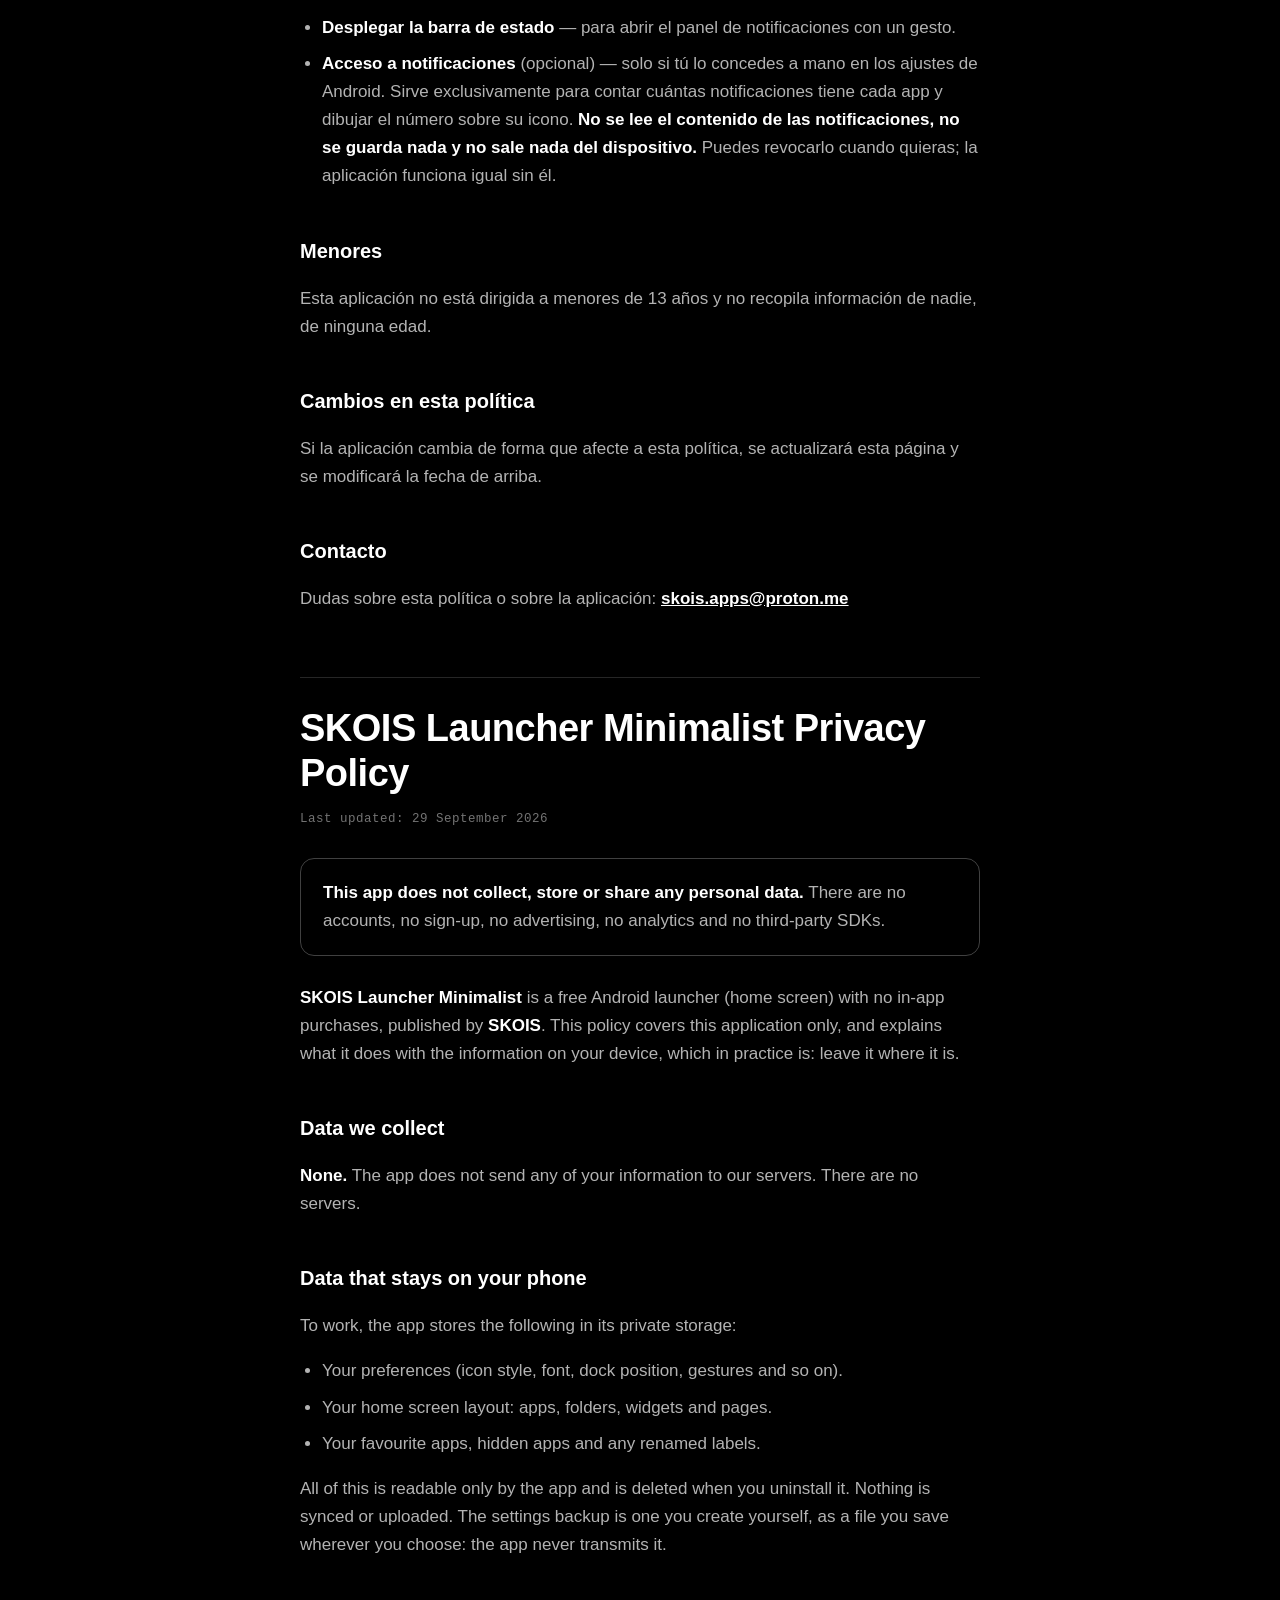
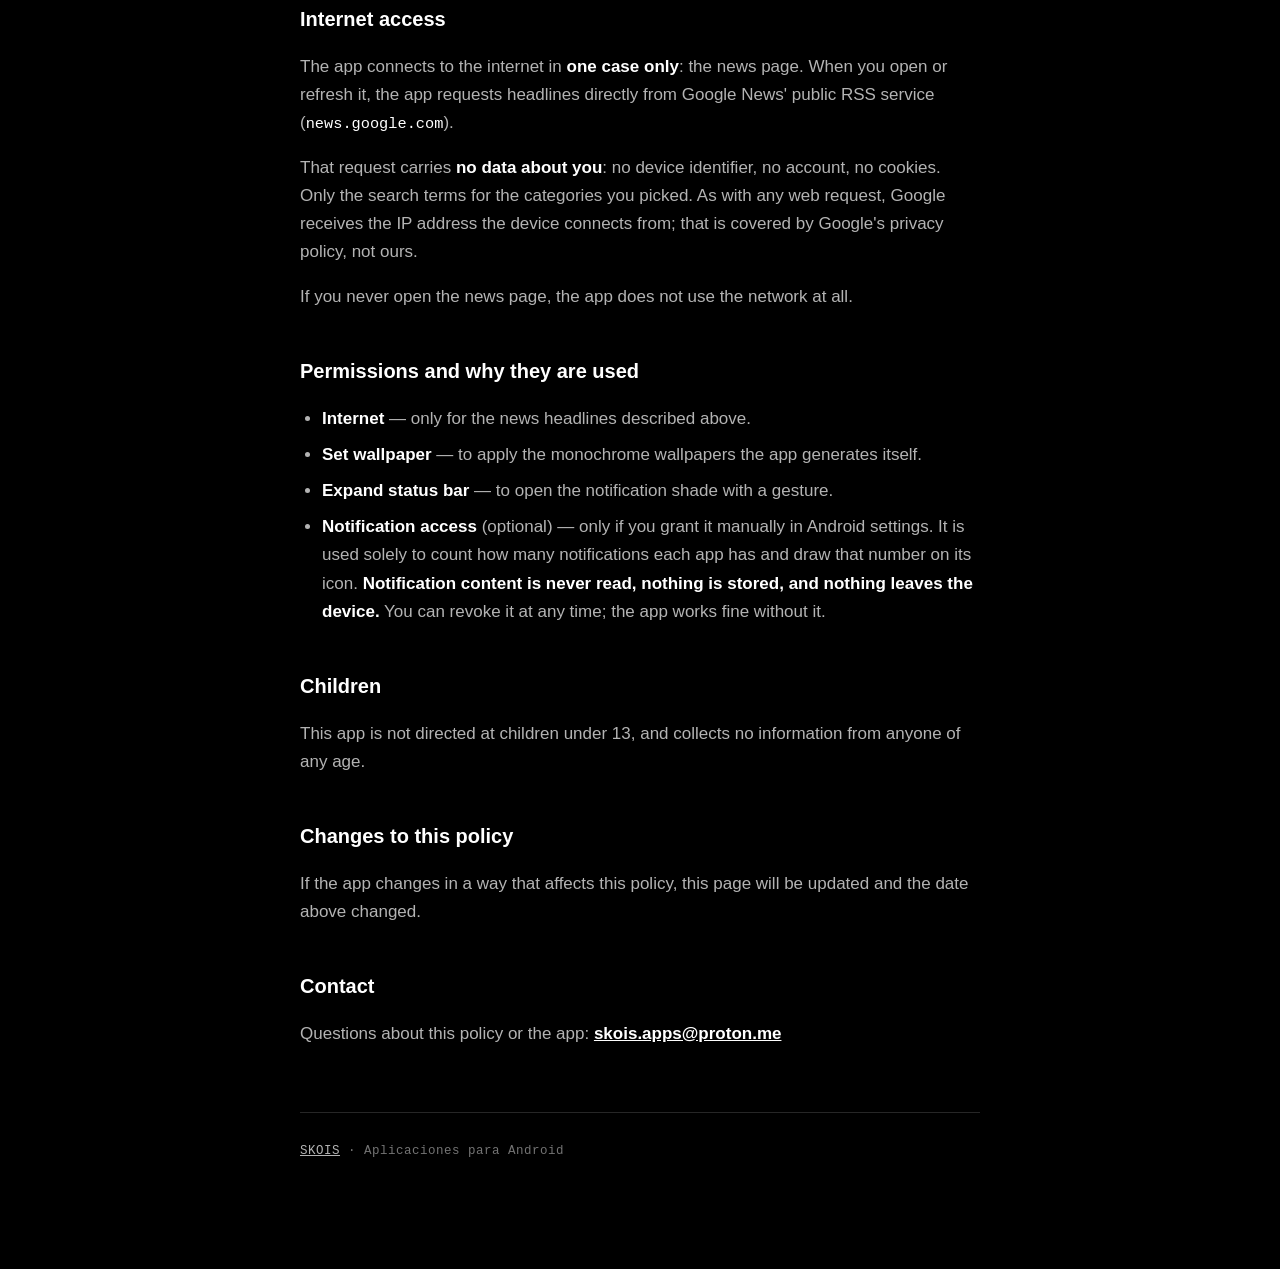
<file: launcher/privacidad.html>
<!DOCTYPE html>
<html lang="es">
<head>
<meta charset="utf-8">
<meta name="viewport" content="width=device-width, initial-scale=1">
<title>Política de privacidad · SKOIS Launcher Minimalist</title>
<meta name="description" content="SKOIS Launcher Minimalist no recopila, almacena ni comparte ningún dato personal.">
<link rel="stylesheet" href="../estilo.css">
</head>
<body>
<div class="envoltura">

  <a class="volver" href="./">← SKOIS Launcher Minimalist</a>

<h1>Política de privacidad de SKOIS Launcher Minimalist</h1>
  <p class="pie">Última actualización: 29 de septiembre de 2026</p>

  <div class="destacado">
    <p><strong>Esta aplicación no recopila, almacena ni comparte ningún dato personal.</strong>
    No hay cuentas, ni registro, ni publicidad, ni analítica, ni SDKs de terceros.</p>
  </div>

  <p><strong>SKOIS Launcher Minimalist</strong> es un launcher (pantalla de inicio)
  para Android, gratuito y sin compras integradas, publicado por <strong>SKOIS</strong>.
  Esta política cubre únicamente esta aplicación y explica qué hace con la información
  de tu dispositivo, que en la práctica es: dejarla donde está.</p>

  <h2>Datos que recopilamos</h2>
  <p><strong>Ninguno.</strong> La aplicación no envía información tuya a ningún
  servidor propio. No existe servidor propio.</p>

  <h2>Datos que se quedan en tu teléfono</h2>
  <p>Para funcionar, la aplicación guarda en su almacenamiento privado:</p>
  <ul>
    <li>Tus preferencias (estilo de iconos, fuente, posición del dock, gestos, etc.).</li>
    <li>La disposición de tu escritorio: apps, carpetas, widgets y páginas.</li>
    <li>Tus apps favoritas, las ocultas y los nombres que hayas cambiado.</li>
  </ul>
  <p>Todo esto es accesible únicamente para la aplicación y desaparece al desinstalarla.
  No se sincroniza ni se sube a ninguna parte. La copia de seguridad de ajustes
  la generas tú manualmente, en un fichero que guardas donde elijas: la
  aplicación no la envía a ningún sitio.</p>

  <h2>Conexión a internet</h2>
  <p>La aplicación se conecta a internet <strong>en un solo caso</strong>: la página de
  noticias. Cuando la abres o la actualizas, la aplicación pide los titulares
  directamente al servicio público de RSS de Google News
  (<code>news.google.com</code>).</p>
  <p>En esa petición <strong>no se envía ningún dato tuyo</strong>: ni identificador
  de dispositivo, ni cuenta, ni cookies. Solo viaja la búsqueda de las categorías
  que hayas elegido. Como en cualquier petición web, Google recibe la dirección IP
  desde la que se conecta el dispositivo; eso queda sujeto a la política de
  privacidad de Google, no a la nuestra.</p>
  <p>Si nunca abres la página de noticias, la aplicación no usa la red en absoluto.</p>

  <h2>Permisos y para qué se usan</h2>
  <ul>
    <li><strong>Internet</strong> — únicamente para los titulares de la página de
    noticias, tal y como se describe arriba.</li>
    <li><strong>Cambiar el fondo de pantalla</strong> — para aplicar los fondos
    monocromos que la propia aplicación genera.</li>
    <li><strong>Desplegar la barra de estado</strong> — para abrir el panel de
    notificaciones con un gesto.</li>
    <li><strong>Acceso a notificaciones</strong> (opcional) — solo si tú lo
    concedes a mano en los ajustes de Android. Sirve exclusivamente para contar
    cuántas notificaciones tiene cada app y dibujar el número sobre su icono.
    <strong>No se lee el contenido de las notificaciones, no se guarda nada y no
    sale nada del dispositivo.</strong> Puedes revocarlo cuando quieras; la
    aplicación funciona igual sin él.</li>
  </ul>

  <h2>Menores</h2>
  <p>Esta aplicación no está dirigida a menores de 13 años y no recopila información de
  nadie, de ninguna edad.</p>

  <h2>Cambios en esta política</h2>
  <p>Si la aplicación cambia de forma que afecte a esta política, se actualizará
  esta página y se modificará la fecha de arriba.</p>

  <h2>Contacto</h2>
  <p>Dudas sobre esta política o sobre la aplicación:
  <strong><a href="mailto:skois.apps@proton.me">skois.apps@proton.me</a></strong></p>

  <hr>

  <h1>SKOIS Launcher Minimalist Privacy Policy</h1>
  <p class="pie">Last updated: 29 September 2026</p>

  <div class="destacado">
    <p><strong>This app does not collect, store or share any personal data.</strong>
    There are no accounts, no sign-up, no advertising, no analytics and no
    third-party SDKs.</p>
  </div>

  <p><strong>SKOIS Launcher Minimalist</strong> is a free Android launcher (home
  screen) with no in-app purchases, published by <strong>SKOIS</strong>. This policy
  covers this application only, and explains what it does with the information on
  your device, which in practice is: leave it where it is.</p>

  <h2>Data we collect</h2>
  <p><strong>None.</strong> The app does not send any of your information to our
  servers. There are no servers.</p>

  <h2>Data that stays on your phone</h2>
  <p>To work, the app stores the following in its private storage:</p>
  <ul>
    <li>Your preferences (icon style, font, dock position, gestures and so on).</li>
    <li>Your home screen layout: apps, folders, widgets and pages.</li>
    <li>Your favourite apps, hidden apps and any renamed labels.</li>
  </ul>
  <p>All of this is readable only by the app and is deleted when you uninstall it.
  Nothing is synced or uploaded. The settings backup is one you create yourself,
  as a file you save wherever you choose: the app never transmits it.</p>

  <h2>Internet access</h2>
  <p>The app connects to the internet in <strong>one case only</strong>: the news
  page. When you open or refresh it, the app requests headlines directly from
  Google News' public RSS service (<code>news.google.com</code>).</p>
  <p>That request carries <strong>no data about you</strong>: no device identifier,
  no account, no cookies. Only the search terms for the categories you picked. As
  with any web request, Google receives the IP address the device connects from;
  that is covered by Google's privacy policy, not ours.</p>
  <p>If you never open the news page, the app does not use the network at all.</p>

  <h2>Permissions and why they are used</h2>
  <ul>
    <li><strong>Internet</strong> — only for the news headlines described above.</li>
    <li><strong>Set wallpaper</strong> — to apply the monochrome wallpapers the app
    generates itself.</li>
    <li><strong>Expand status bar</strong> — to open the notification shade with a
    gesture.</li>
    <li><strong>Notification access</strong> (optional) — only if you grant it
    manually in Android settings. It is used solely to count how many
    notifications each app has and draw that number on its icon.
    <strong>Notification content is never read, nothing is stored, and nothing
    leaves the device.</strong> You can revoke it at any time; the app works fine
    without it.</li>
  </ul>

  <h2>Children</h2>
  <p>This app is not directed at children under 13, and collects no information from
  anyone of any age.</p>

  <h2>Changes to this policy</h2>
  <p>If the app changes in a way that affects this policy, this page will be
  updated and the date above changed.</p>

  <h2>Contact</h2>
  <p>Questions about this policy or the app:
  <strong><a href="mailto:skois.apps@proton.me">skois.apps@proton.me</a></strong></p>

  <hr>
  <p class="pie"><a href="../">SKOIS</a> · Aplicaciones para Android</p>

</div>
</body>
</html>
</file>
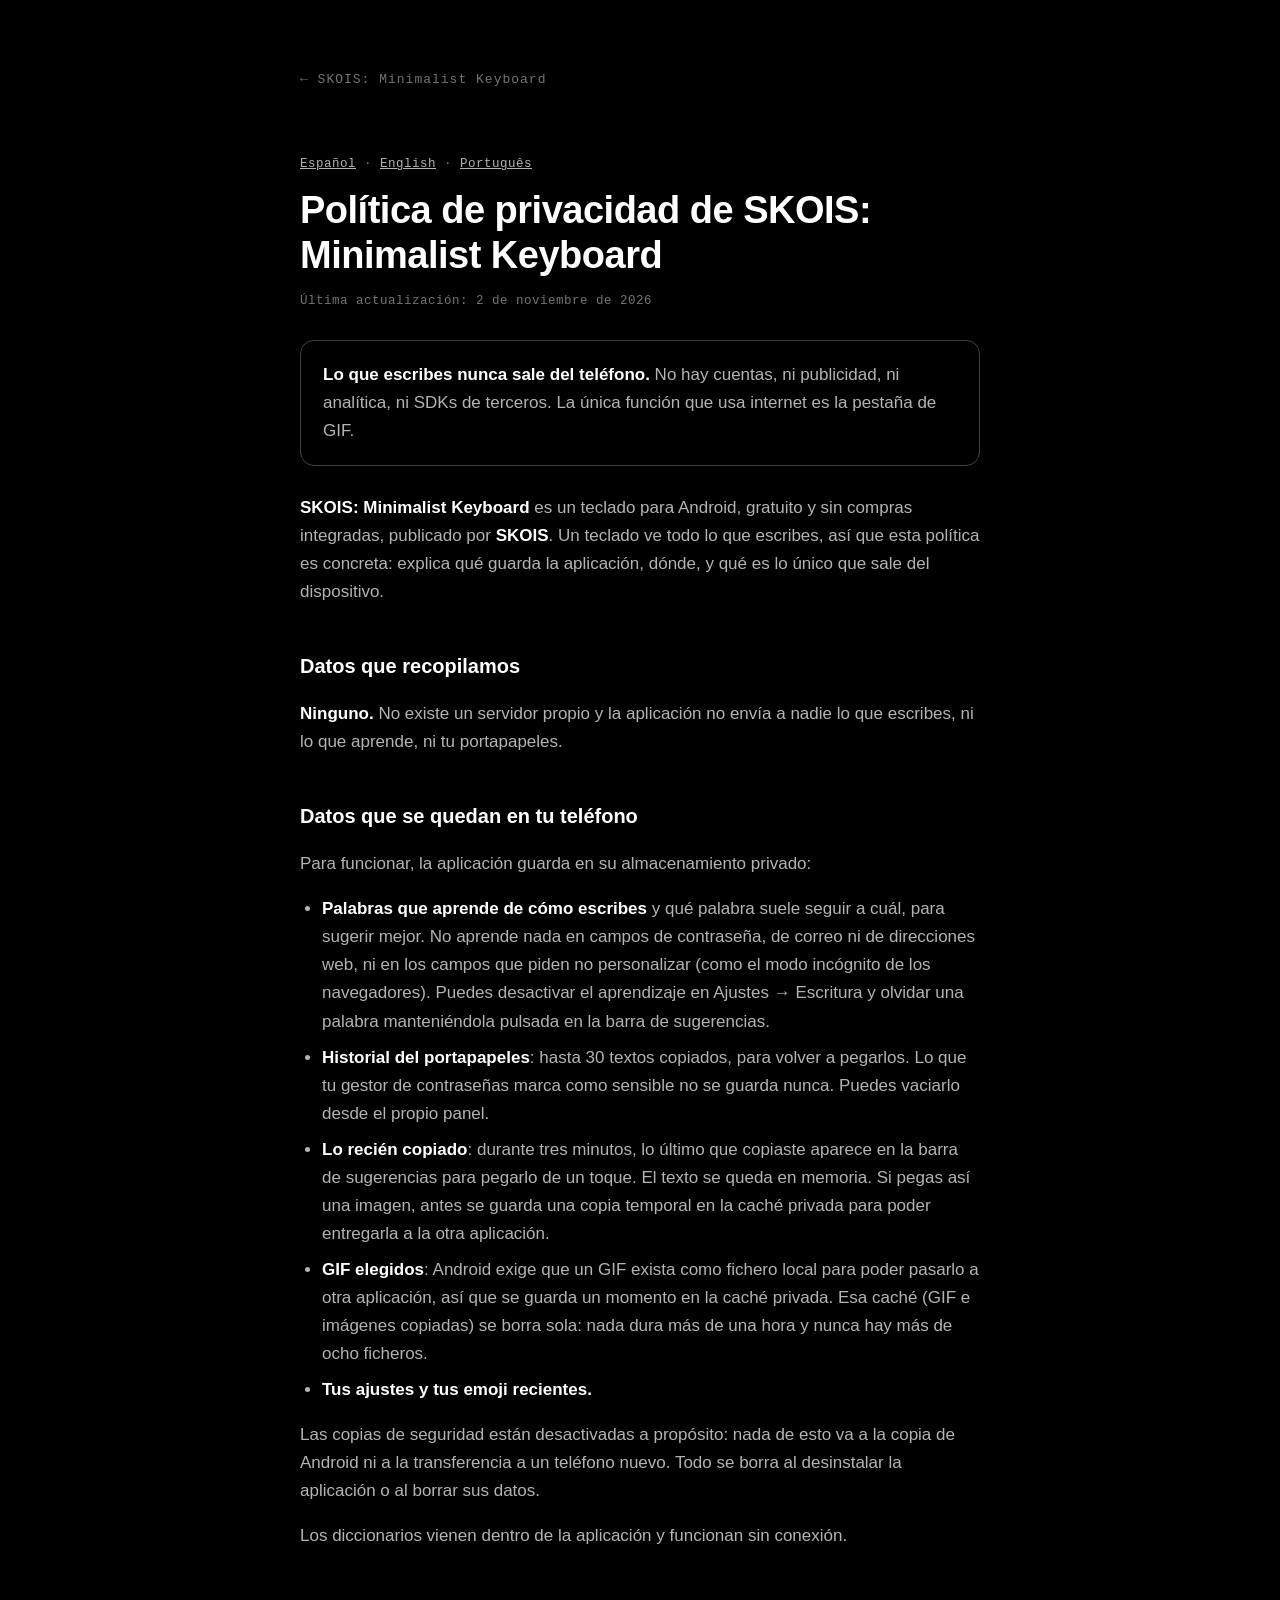
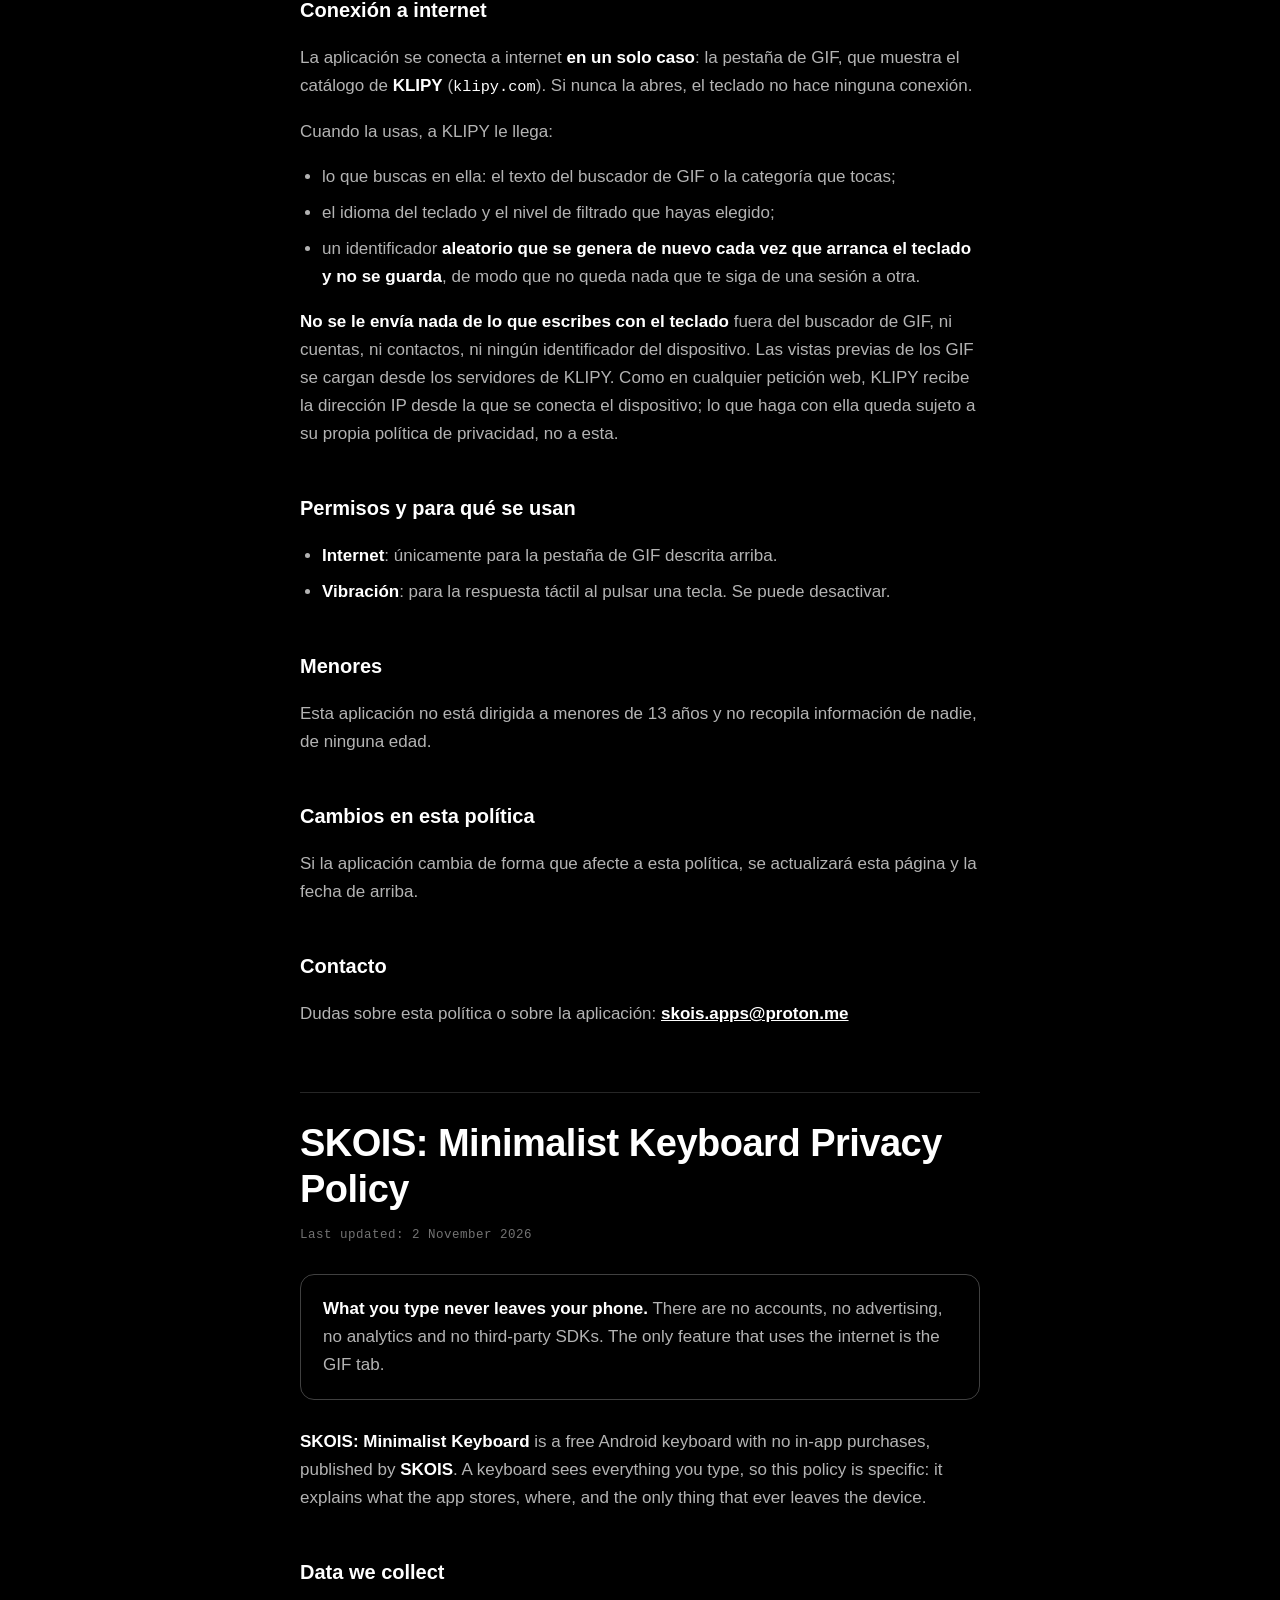
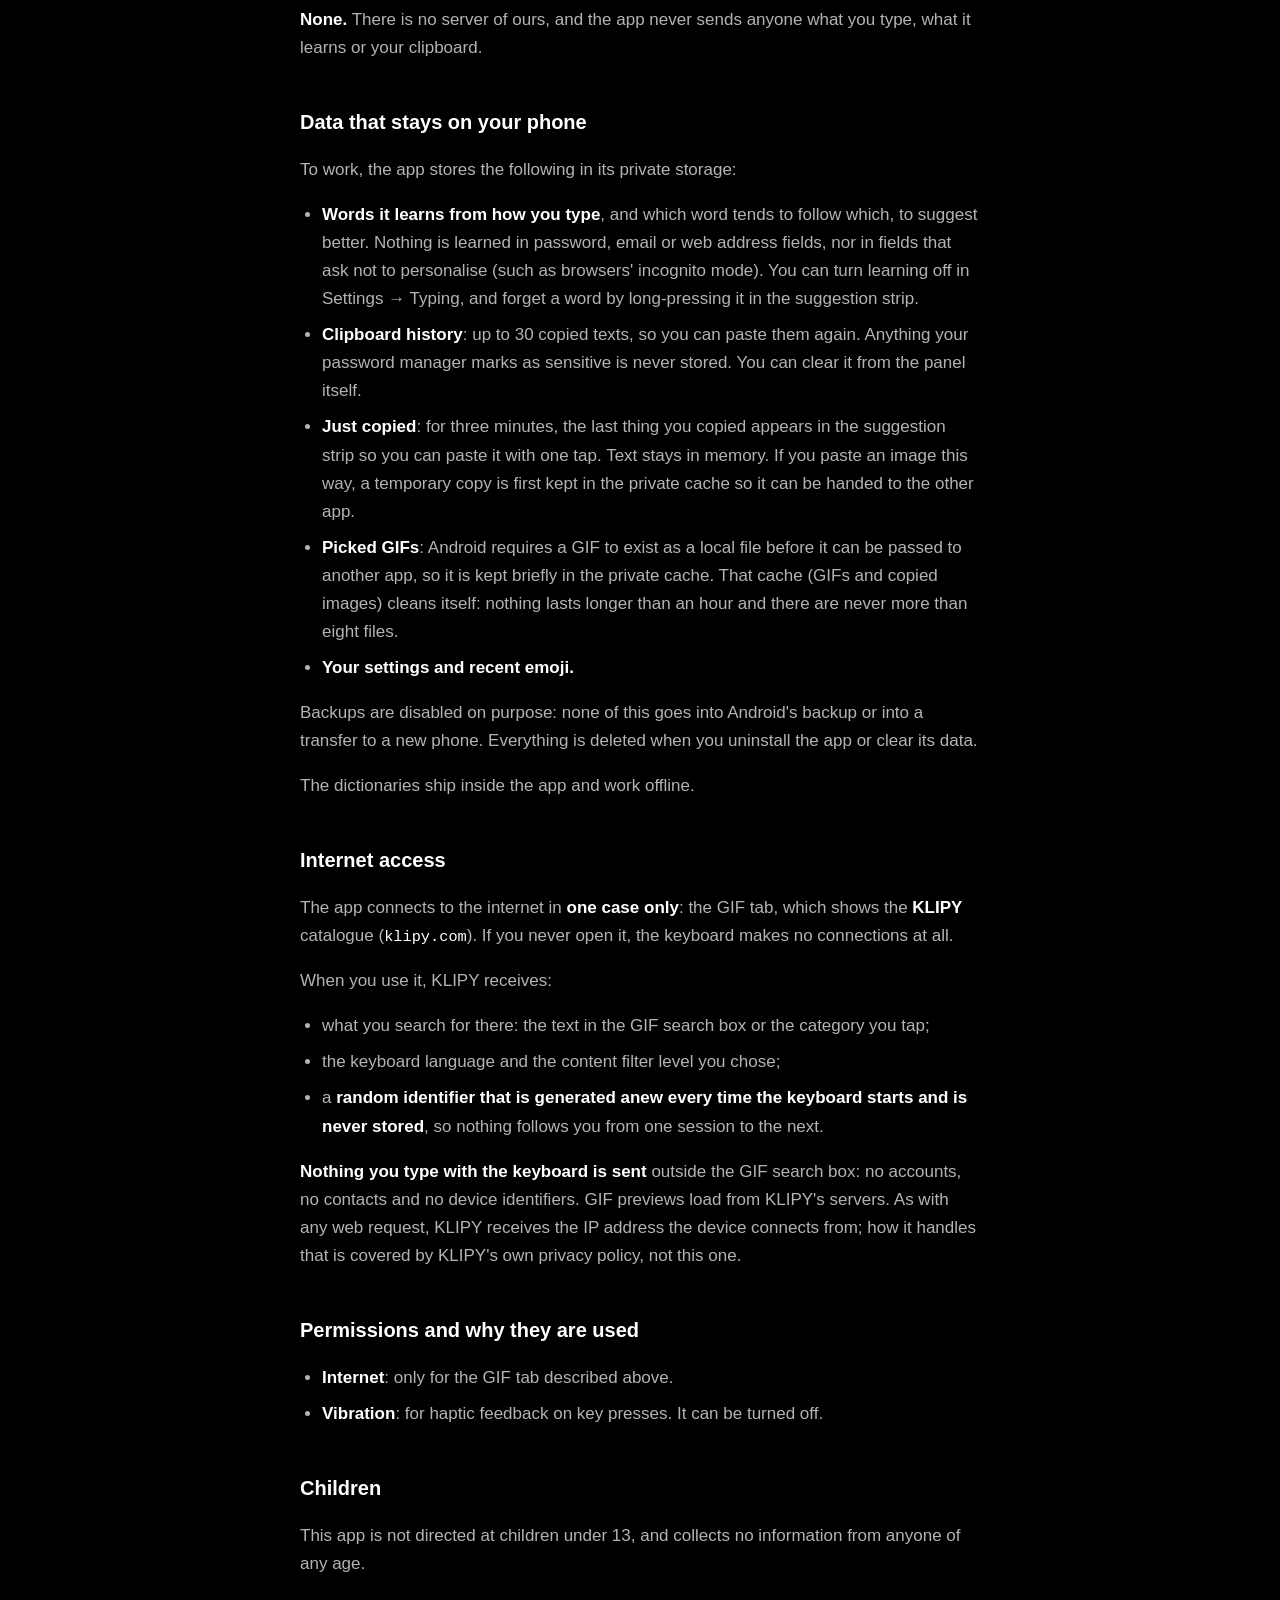
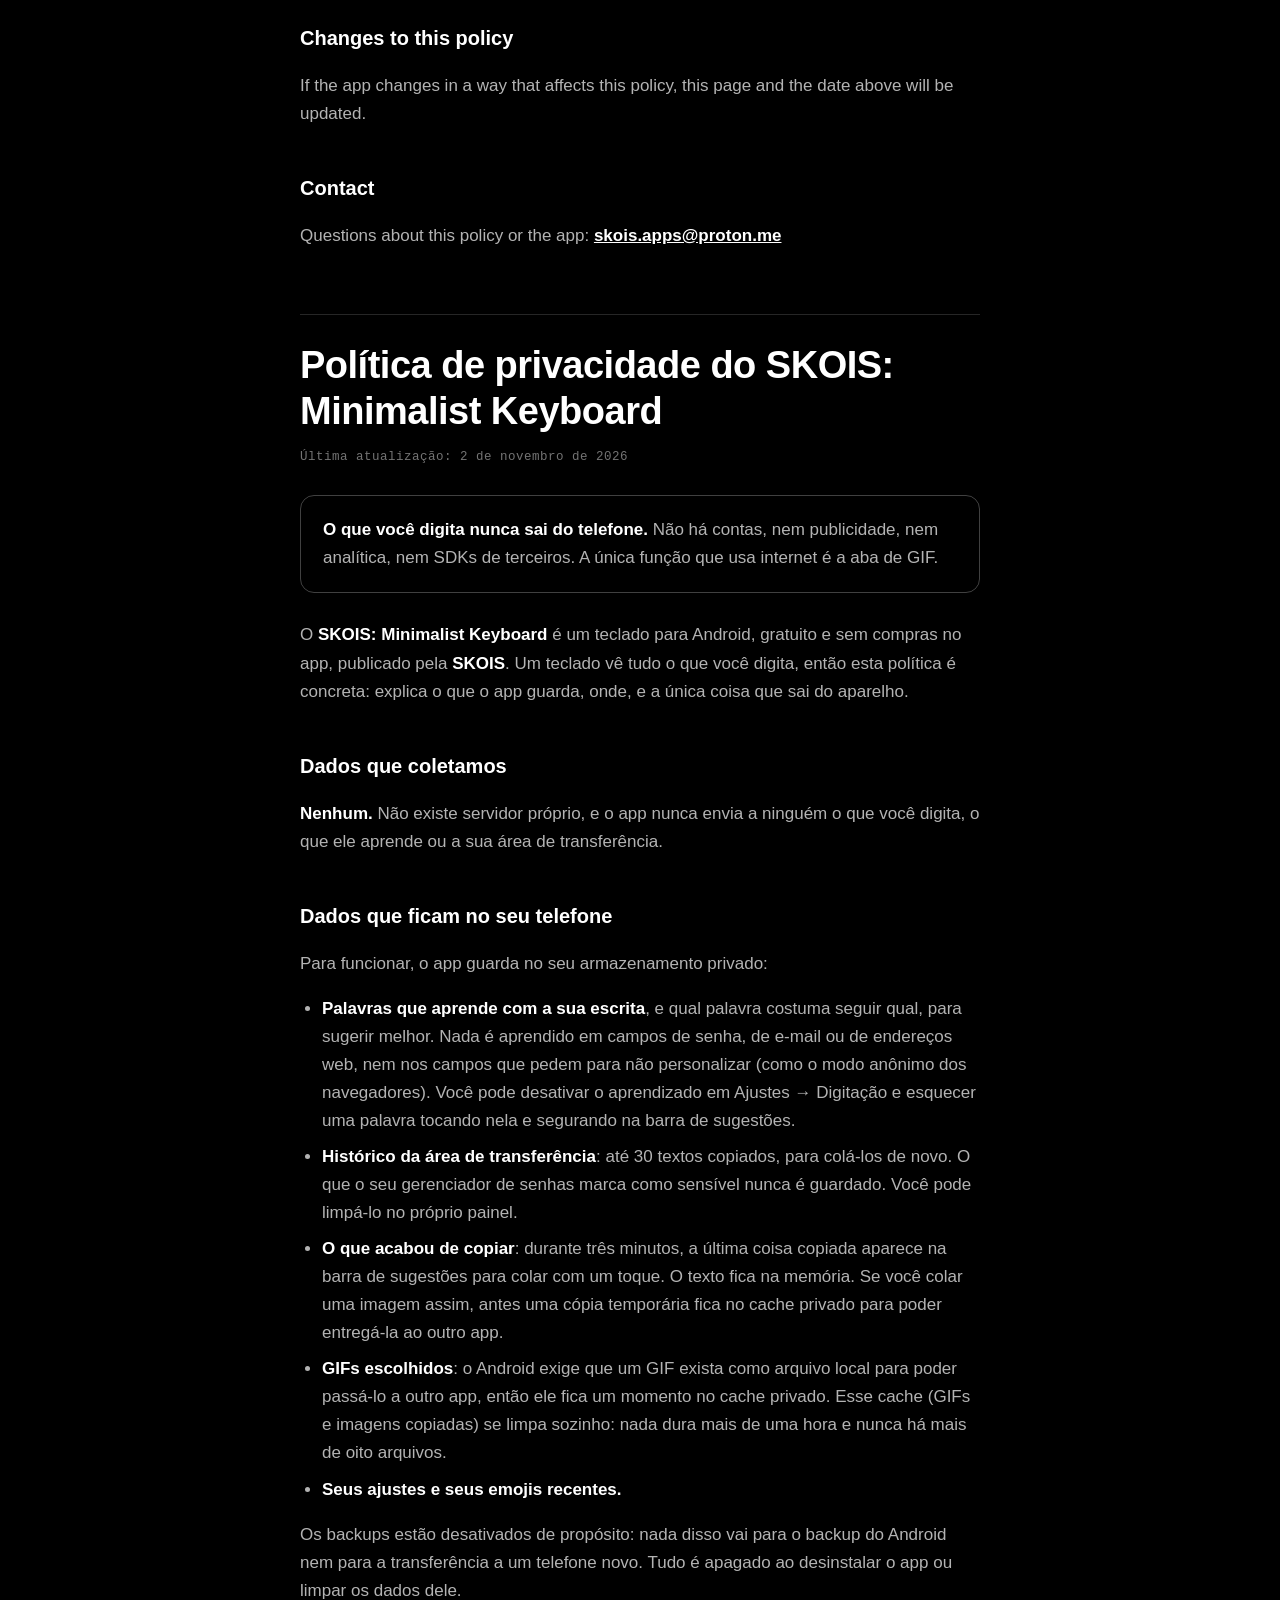
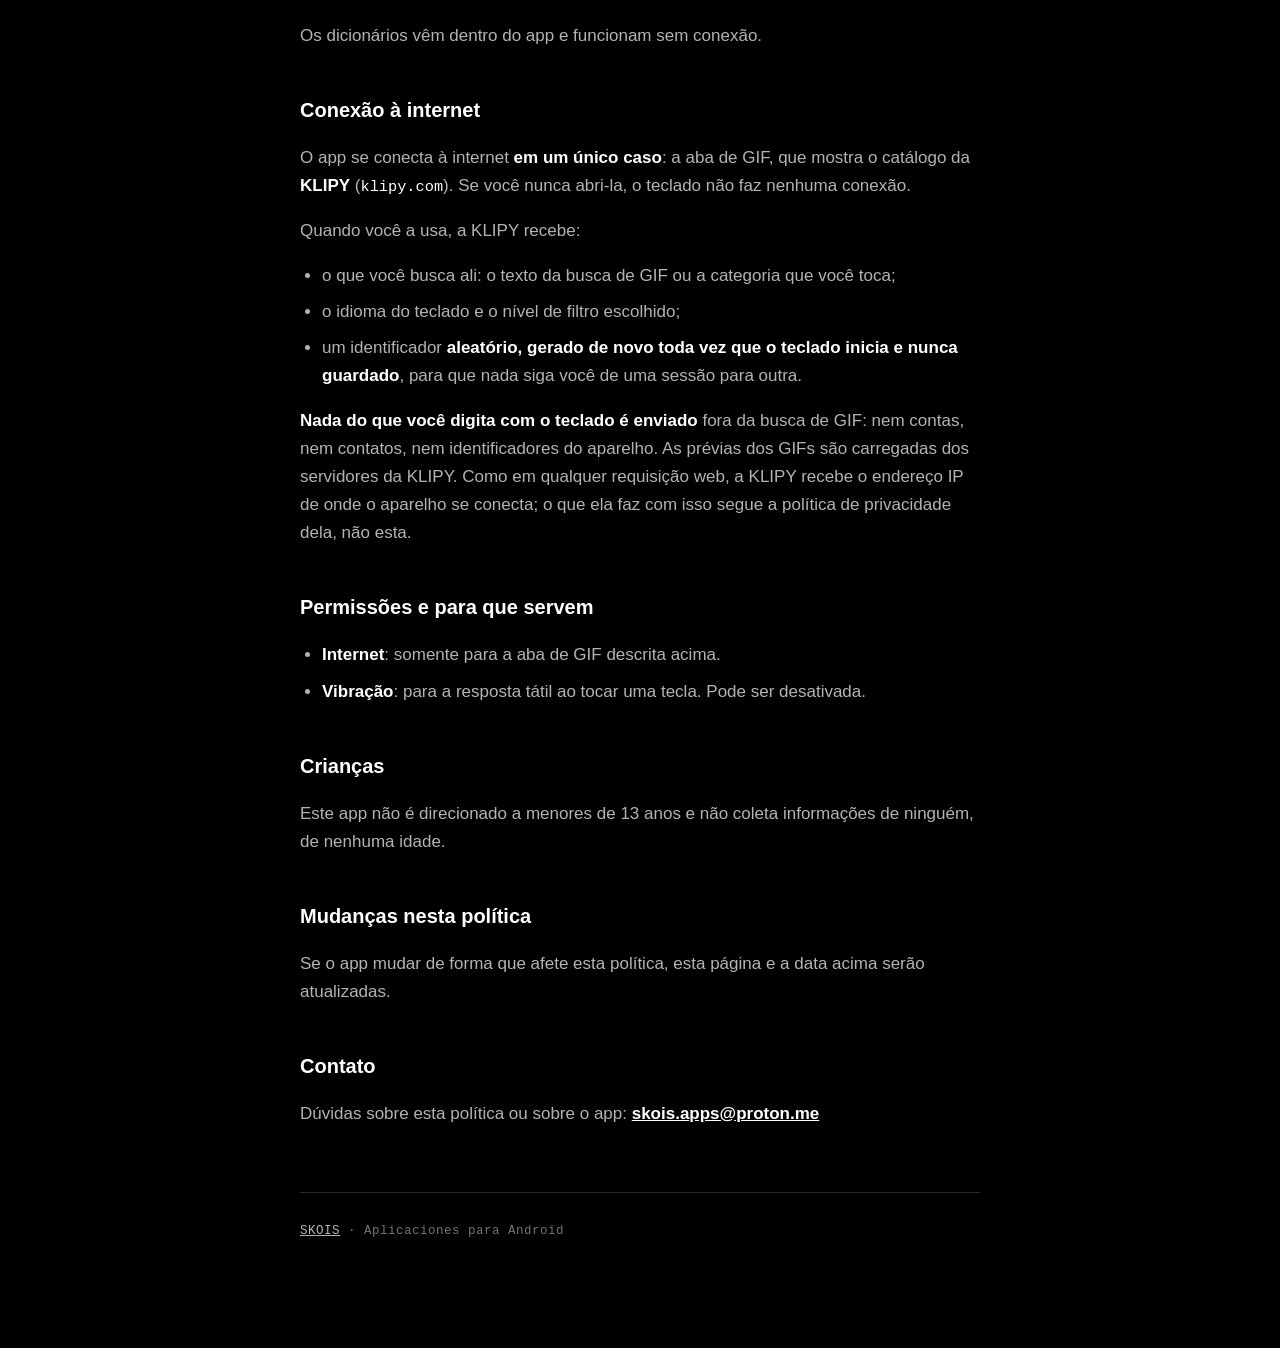
<file: teclado/privacidad.html>
<!DOCTYPE html>
<html lang="es">
<head>
<meta charset="utf-8">
<meta name="viewport" content="width=device-width, initial-scale=1">
<title>Política de privacidad · SKOIS: Minimalist Keyboard</title>
<meta name="description" content="Lo que escribes con SKOIS: Minimalist Keyboard nunca sale del teléfono.">
<link rel="stylesheet" href="../estilo.css">
</head>
<body>
<div class="envoltura">

  <a class="volver" href="./">← SKOIS: Minimalist Keyboard</a>

  <p class="pie" style="margin-top:24px">
    <a href="#es">Español</a> · <a href="#en">English</a> · <a href="#pt">Português</a>
  </p>

<!-- ================================================================ -->

  <h1 id="es">Política de privacidad de SKOIS: Minimalist Keyboard</h1>
  <p class="pie">Última actualización: 2 de noviembre de 2026</p>

  <div class="destacado">
    <p><strong>Lo que escribes nunca sale del teléfono.</strong> No hay cuentas,
    ni publicidad, ni analítica, ni SDKs de terceros. La única función que usa
    internet es la pestaña de GIF.</p>
  </div>

  <p><strong>SKOIS: Minimalist Keyboard</strong> es un teclado para Android,
  gratuito y sin compras integradas, publicado por <strong>SKOIS</strong>. Un
  teclado ve todo lo que escribes, así que esta política es concreta: explica
  qué guarda la aplicación, dónde, y qué es lo único que sale del dispositivo.</p>

  <h2>Datos que recopilamos</h2>
  <p><strong>Ninguno.</strong> No existe un servidor propio y la aplicación no
  envía a nadie lo que escribes, ni lo que aprende, ni tu portapapeles.</p>

  <h2>Datos que se quedan en tu teléfono</h2>
  <p>Para funcionar, la aplicación guarda en su almacenamiento privado:</p>
  <ul>
    <li><strong>Palabras que aprende de cómo escribes</strong> y qué palabra
    suele seguir a cuál, para sugerir mejor. No aprende nada en campos de
    contraseña, de correo ni de direcciones web, ni en los campos que piden no
    personalizar (como el modo incógnito de los navegadores). Puedes desactivar
    el aprendizaje en Ajustes → Escritura y olvidar una palabra manteniéndola
    pulsada en la barra de sugerencias.</li>
    <li><strong>Historial del portapapeles</strong>: hasta 30 textos copiados,
    para volver a pegarlos. Lo que tu gestor de contraseñas marca como
    sensible no se guarda nunca. Puedes vaciarlo desde el propio panel.</li>
    <li><strong>Lo recién copiado</strong>: durante tres minutos, lo último que
    copiaste aparece en la barra de sugerencias para pegarlo de un toque. El
    texto se queda en memoria. Si pegas así una imagen, antes se guarda una
    copia temporal en la caché privada para poder entregarla a la otra
    aplicación.</li>
    <li><strong>GIF elegidos</strong>: Android exige que un GIF exista como
    fichero local para poder pasarlo a otra aplicación, así que se guarda un
    momento en la caché privada. Esa caché (GIF e imágenes copiadas) se borra
    sola: nada dura más de una hora y nunca hay más de ocho ficheros.</li>
    <li><strong>Tus ajustes y tus emoji recientes.</strong></li>
  </ul>
  <p>Las copias de seguridad están desactivadas a propósito: nada de esto va a
  la copia de Android ni a la transferencia a un teléfono nuevo. Todo se borra
  al desinstalar la aplicación o al borrar sus datos.</p>
  <p>Los diccionarios vienen dentro de la aplicación y funcionan sin conexión.</p>

  <h2>Conexión a internet</h2>
  <p>La aplicación se conecta a internet <strong>en un solo caso</strong>: la
  pestaña de GIF, que muestra el catálogo de <strong>KLIPY</strong>
  (<code>klipy.com</code>). Si nunca la abres, el teclado no hace ninguna
  conexión.</p>
  <p>Cuando la usas, a KLIPY le llega:</p>
  <ul>
    <li>lo que buscas en ella: el texto del buscador de GIF o la categoría que
    tocas;</li>
    <li>el idioma del teclado y el nivel de filtrado que hayas elegido;</li>
    <li>un identificador <strong>aleatorio que se genera de nuevo cada vez que
    arranca el teclado y no se guarda</strong>, de modo que no queda nada que te
    siga de una sesión a otra.</li>
  </ul>
  <p><strong>No se le envía nada de lo que escribes con el teclado</strong> fuera
  del buscador de GIF, ni cuentas, ni contactos, ni ningún identificador del
  dispositivo. Las vistas previas de los GIF se cargan desde los servidores de
  KLIPY. Como en cualquier petición web, KLIPY recibe la dirección IP desde la
  que se conecta el dispositivo; lo que haga con ella queda sujeto a su propia
  política de privacidad, no a esta.</p>

  <h2>Permisos y para qué se usan</h2>
  <ul>
    <li><strong>Internet</strong>: únicamente para la pestaña de GIF descrita
    arriba.</li>
    <li><strong>Vibración</strong>: para la respuesta táctil al pulsar una tecla.
    Se puede desactivar.</li>
  </ul>

  <h2>Menores</h2>
  <p>Esta aplicación no está dirigida a menores de 13 años y no recopila
  información de nadie, de ninguna edad.</p>

  <h2>Cambios en esta política</h2>
  <p>Si la aplicación cambia de forma que afecte a esta política, se actualizará
  esta página y la fecha de arriba.</p>

  <h2>Contacto</h2>
  <p>Dudas sobre esta política o sobre la aplicación:
  <strong><a href="mailto:skois.apps@proton.me">skois.apps@proton.me</a></strong></p>

<!-- ================================================================ -->

  <hr>

  <h1 id="en">SKOIS: Minimalist Keyboard Privacy Policy</h1>
  <p class="pie">Last updated: 2 November 2026</p>

  <div class="destacado">
    <p><strong>What you type never leaves your phone.</strong> There are no
    accounts, no advertising, no analytics and no third-party SDKs. The only
    feature that uses the internet is the GIF tab.</p>
  </div>

  <p><strong>SKOIS: Minimalist Keyboard</strong> is a free Android keyboard with
  no in-app purchases, published by <strong>SKOIS</strong>. A keyboard sees
  everything you type, so this policy is specific: it explains what the app
  stores, where, and the only thing that ever leaves the device.</p>

  <h2>Data we collect</h2>
  <p><strong>None.</strong> There is no server of ours, and the app never sends
  anyone what you type, what it learns or your clipboard.</p>

  <h2>Data that stays on your phone</h2>
  <p>To work, the app stores the following in its private storage:</p>
  <ul>
    <li><strong>Words it learns from how you type</strong>, and which word tends
    to follow which, to suggest better. Nothing is learned in password, email or
    web address fields, nor in fields that ask not to personalise (such as
    browsers' incognito mode). You can turn learning off in Settings → Typing,
    and forget a word by long-pressing it in the suggestion strip.</li>
    <li><strong>Clipboard history</strong>: up to 30 copied texts, so you can
    paste them again. Anything your password manager marks as sensitive is
    never stored. You can clear it from the panel itself.</li>
    <li><strong>Just copied</strong>: for three minutes, the last thing you
    copied appears in the suggestion strip so you can paste it with one tap. Text
    stays in memory. If you paste an image this way, a temporary copy is first
    kept in the private cache so it can be handed to the other app.</li>
    <li><strong>Picked GIFs</strong>: Android requires a GIF to exist as a local
    file before it can be passed to another app, so it is kept briefly in the
    private cache. That cache (GIFs and copied images) cleans itself: nothing
    lasts longer than an hour and there are never more than eight files.</li>
    <li><strong>Your settings and recent emoji.</strong></li>
  </ul>
  <p>Backups are disabled on purpose: none of this goes into Android's backup
  or into a transfer to a new phone. Everything is deleted when you uninstall
  the app or clear its data.</p>
  <p>The dictionaries ship inside the app and work offline.</p>

  <h2>Internet access</h2>
  <p>The app connects to the internet in <strong>one case only</strong>: the GIF
  tab, which shows the <strong>KLIPY</strong> catalogue (<code>klipy.com</code>).
  If you never open it, the keyboard makes no connections at all.</p>
  <p>When you use it, KLIPY receives:</p>
  <ul>
    <li>what you search for there: the text in the GIF search box or the
    category you tap;</li>
    <li>the keyboard language and the content filter level you chose;</li>
    <li>a <strong>random identifier that is generated anew every time the
    keyboard starts and is never stored</strong>, so nothing follows you from
    one session to the next.</li>
  </ul>
  <p><strong>Nothing you type with the keyboard is sent</strong> outside the GIF
  search box: no accounts, no contacts and no device identifiers. GIF previews
  load from KLIPY's servers. As with any web request, KLIPY receives the IP
  address the device connects from; how it handles that is covered by KLIPY's
  own privacy policy, not this one.</p>

  <h2>Permissions and why they are used</h2>
  <ul>
    <li><strong>Internet</strong>: only for the GIF tab described above.</li>
    <li><strong>Vibration</strong>: for haptic feedback on key presses. It can be
    turned off.</li>
  </ul>

  <h2>Children</h2>
  <p>This app is not directed at children under 13, and collects no information
  from anyone of any age.</p>

  <h2>Changes to this policy</h2>
  <p>If the app changes in a way that affects this policy, this page and the
  date above will be updated.</p>

  <h2>Contact</h2>
  <p>Questions about this policy or the app:
  <strong><a href="mailto:skois.apps@proton.me">skois.apps@proton.me</a></strong></p>

<!-- ================================================================ -->

  <hr>

  <h1 id="pt">Política de privacidade do SKOIS: Minimalist Keyboard</h1>
  <p class="pie">Última atualização: 2 de novembro de 2026</p>

  <div class="destacado">
    <p><strong>O que você digita nunca sai do telefone.</strong> Não há contas,
    nem publicidade, nem analítica, nem SDKs de terceiros. A única função que usa
    internet é a aba de GIF.</p>
  </div>

  <p>O <strong>SKOIS: Minimalist Keyboard</strong> é um teclado para Android,
  gratuito e sem compras no app, publicado pela <strong>SKOIS</strong>. Um
  teclado vê tudo o que você digita, então esta política é concreta: explica o
  que o app guarda, onde, e a única coisa que sai do aparelho.</p>

  <h2>Dados que coletamos</h2>
  <p><strong>Nenhum.</strong> Não existe servidor próprio, e o app nunca envia a
  ninguém o que você digita, o que ele aprende ou a sua área de transferência.</p>

  <h2>Dados que ficam no seu telefone</h2>
  <p>Para funcionar, o app guarda no seu armazenamento privado:</p>
  <ul>
    <li><strong>Palavras que aprende com a sua escrita</strong>, e qual palavra
    costuma seguir qual, para sugerir melhor. Nada é aprendido em campos de
    senha, de e-mail ou de endereços web, nem nos campos que pedem para não
    personalizar (como o modo anônimo dos navegadores). Você pode desativar o
    aprendizado em Ajustes → Digitação e esquecer uma palavra tocando nela e
    segurando na barra de sugestões.</li>
    <li><strong>Histórico da área de transferência</strong>: até 30 textos
    copiados, para colá-los de novo. O que o seu gerenciador de senhas marca
    como sensível nunca é guardado. Você pode limpá-lo no próprio painel.</li>
    <li><strong>O que acabou de copiar</strong>: durante três minutos, a última
    coisa copiada aparece na barra de sugestões para colar com um toque. O texto
    fica na memória. Se você colar uma imagem assim, antes uma cópia
    temporária fica no cache privado para poder entregá-la ao outro app.</li>
    <li><strong>GIFs escolhidos</strong>: o Android exige que um GIF exista como
    arquivo local para poder passá-lo a outro app, então ele fica um momento no
    cache privado. Esse cache (GIFs e imagens copiadas) se limpa sozinho: nada
    dura mais de uma hora e nunca há mais de oito arquivos.</li>
    <li><strong>Seus ajustes e seus emojis recentes.</strong></li>
  </ul>
  <p>Os backups estão desativados de propósito: nada disso vai para o backup do
  Android nem para a transferência a um telefone novo. Tudo é apagado ao
  desinstalar o app ou limpar os dados dele.</p>
  <p>Os dicionários vêm dentro do app e funcionam sem conexão.</p>

  <h2>Conexão à internet</h2>
  <p>O app se conecta à internet <strong>em um único caso</strong>: a aba de GIF,
  que mostra o catálogo da <strong>KLIPY</strong> (<code>klipy.com</code>). Se
  você nunca abri-la, o teclado não faz nenhuma conexão.</p>
  <p>Quando você a usa, a KLIPY recebe:</p>
  <ul>
    <li>o que você busca ali: o texto da busca de GIF ou a categoria que você
    toca;</li>
    <li>o idioma do teclado e o nível de filtro escolhido;</li>
    <li>um identificador <strong>aleatório, gerado de novo toda vez que o
    teclado inicia e nunca guardado</strong>, para que nada siga você de uma
    sessão para outra.</li>
  </ul>
  <p><strong>Nada do que você digita com o teclado é enviado</strong> fora da
  busca de GIF: nem contas, nem contatos, nem identificadores do aparelho. As
  prévias dos GIFs são carregadas dos servidores da KLIPY. Como em qualquer
  requisição web, a KLIPY recebe o endereço IP de onde o aparelho se conecta; o
  que ela faz com isso segue a política de privacidade dela, não esta.</p>

  <h2>Permissões e para que servem</h2>
  <ul>
    <li><strong>Internet</strong>: somente para a aba de GIF descrita acima.</li>
    <li><strong>Vibração</strong>: para a resposta tátil ao tocar uma tecla. Pode
    ser desativada.</li>
  </ul>

  <h2>Crianças</h2>
  <p>Este app não é direcionado a menores de 13 anos e não coleta informações
  de ninguém, de nenhuma idade.</p>

  <h2>Mudanças nesta política</h2>
  <p>Se o app mudar de forma que afete esta política, esta página e a data acima
  serão atualizadas.</p>

  <h2>Contato</h2>
  <p>Dúvidas sobre esta política ou sobre o app:
  <strong><a href="mailto:skois.apps@proton.me">skois.apps@proton.me</a></strong></p>

  <hr>
  <p class="pie"><a href="../">SKOIS</a> · Aplicaciones para Android</p>

</div>
</body>
</html>
</file>
<file: estilo.css>
/* SKOIS — negro puro, blanco puro, nada más.
   Una sola hoja para todo el sitio: las páginas de cada app la reutilizan. */

:root {
  color-scheme: dark;
  --tinta: #ffffff;
  --tinta-2: rgba(255, 255, 255, 0.70);
  --tinta-3: rgba(255, 255, 255, 0.45);
  --linea: rgba(255, 255, 255, 0.15);
  --superficie: rgba(255, 255, 255, 0.05);
  --borde-superficie: rgba(255, 255, 255, 0.08);
  --radio: 14px;
  --mono: ui-monospace, "SF Mono", "IBM Plex Mono", Menlo, Consolas, monospace;
}

* { box-sizing: border-box; }

body {
  margin: 0;
  padding: 0;
  background: #000;
  color: var(--tinta);
  font-family: -apple-system, BlinkMacSystemFont, "Segoe UI", Roboto, sans-serif;
  font-size: 17px;
  line-height: 1.65;
  -webkit-font-smoothing: antialiased;
}

.envoltura {
  max-width: 720px;
  margin: 0 auto;
  padding: 64px 20px 96px;
}

/* ── Cabecera ─────────────────────────────────────────────── */

.marca {
  font-family: var(--mono);
  font-size: 15px;
  letter-spacing: 6px;
  text-transform: uppercase;
  color: var(--tinta);
  text-decoration: none;
  display: inline-block;
}

.lema {
  font-family: var(--mono);
  font-size: 13px;
  letter-spacing: 1.5px;
  color: var(--tinta-3);
  margin: 6px 0 56px;
  text-transform: uppercase;
}

h1 {
  font-size: clamp(28px, 6vw, 38px);
  line-height: 1.2;
  letter-spacing: -0.5px;
  margin: 0 0 8px;
}

h2 {
  font-size: 20px;
  margin: 44px 0 12px;
}

.seccion {
  font-family: var(--mono);
  font-size: 12px;
  letter-spacing: 2.5px;
  text-transform: uppercase;
  color: var(--tinta-3);
  margin: 0 0 16px;
}

p, li { color: var(--tinta-2); }
strong { color: var(--tinta); }
a { color: var(--tinta); }

ul { padding-left: 22px; }
li { margin-bottom: 8px; }

code {
  font-family: var(--mono);
  font-size: 0.9em;
  color: var(--tinta);
}

/* ── Tarjetas de app ──────────────────────────────────────── */

.apps { display: grid; gap: 14px; margin: 0; padding: 0; list-style: none; }

.app {
  display: flex;
  align-items: center;
  gap: 18px;
  padding: 20px 22px;
  background: var(--superficie);
  border: 1px solid var(--borde-superficie);
  border-radius: var(--radio);
  text-decoration: none;
  color: inherit;
  transition: border-color 160ms ease, background 160ms ease;
}

.app:hover, .app:focus-visible {
  background: rgba(255, 255, 255, 0.08);
  border-color: var(--linea);
}

.app-icono {
  width: 52px;
  height: 52px;
  flex: 0 0 52px;
  border-radius: 13px;
  background: #000;
  border: 1px solid var(--linea);
  display: grid;
  place-items: center;
}

.app-icono svg { width: 30px; height: 30px; }

.app-nombre { font-size: 18px; font-weight: 600; margin: 0; color: var(--tinta); }

.app-nota {
  font-family: var(--mono);
  font-size: 12.5px;
  letter-spacing: 0.5px;
  color: var(--tinta-3);
  margin: 2px 0 0;
}

.flecha { margin-left: auto; color: var(--tinta-3); flex: 0 0 auto; }

/* ── Bloque destacado ─────────────────────────────────────── */

.destacado {
  border: 1px solid rgba(255, 255, 255, 0.25);
  border-radius: var(--radio);
  padding: 20px 22px;
  margin: 28px 0;
}

.destacado p { margin: 0; }

/* ── Pie ──────────────────────────────────────────────────── */

hr {
  border: 0;
  border-top: 1px solid var(--linea);
  margin: 64px 0 28px;
}

.pie {
  font-family: var(--mono);
  font-size: 12.5px;
  letter-spacing: 0.5px;
  color: var(--tinta-3);
}

.pie a { color: var(--tinta-2); }

.volver {
  font-family: var(--mono);
  font-size: 13px;
  letter-spacing: 1px;
  color: var(--tinta-3);
  text-decoration: none;
  display: inline-block;
  margin-bottom: 40px;
}

.volver:hover { color: var(--tinta); }

@media (max-width: 480px) {
  .envoltura { padding: 40px 18px 72px; }
  .app { padding: 16px 18px; gap: 14px; }
  .app-icono { width: 44px; height: 44px; flex-basis: 44px; }
}
</file>
